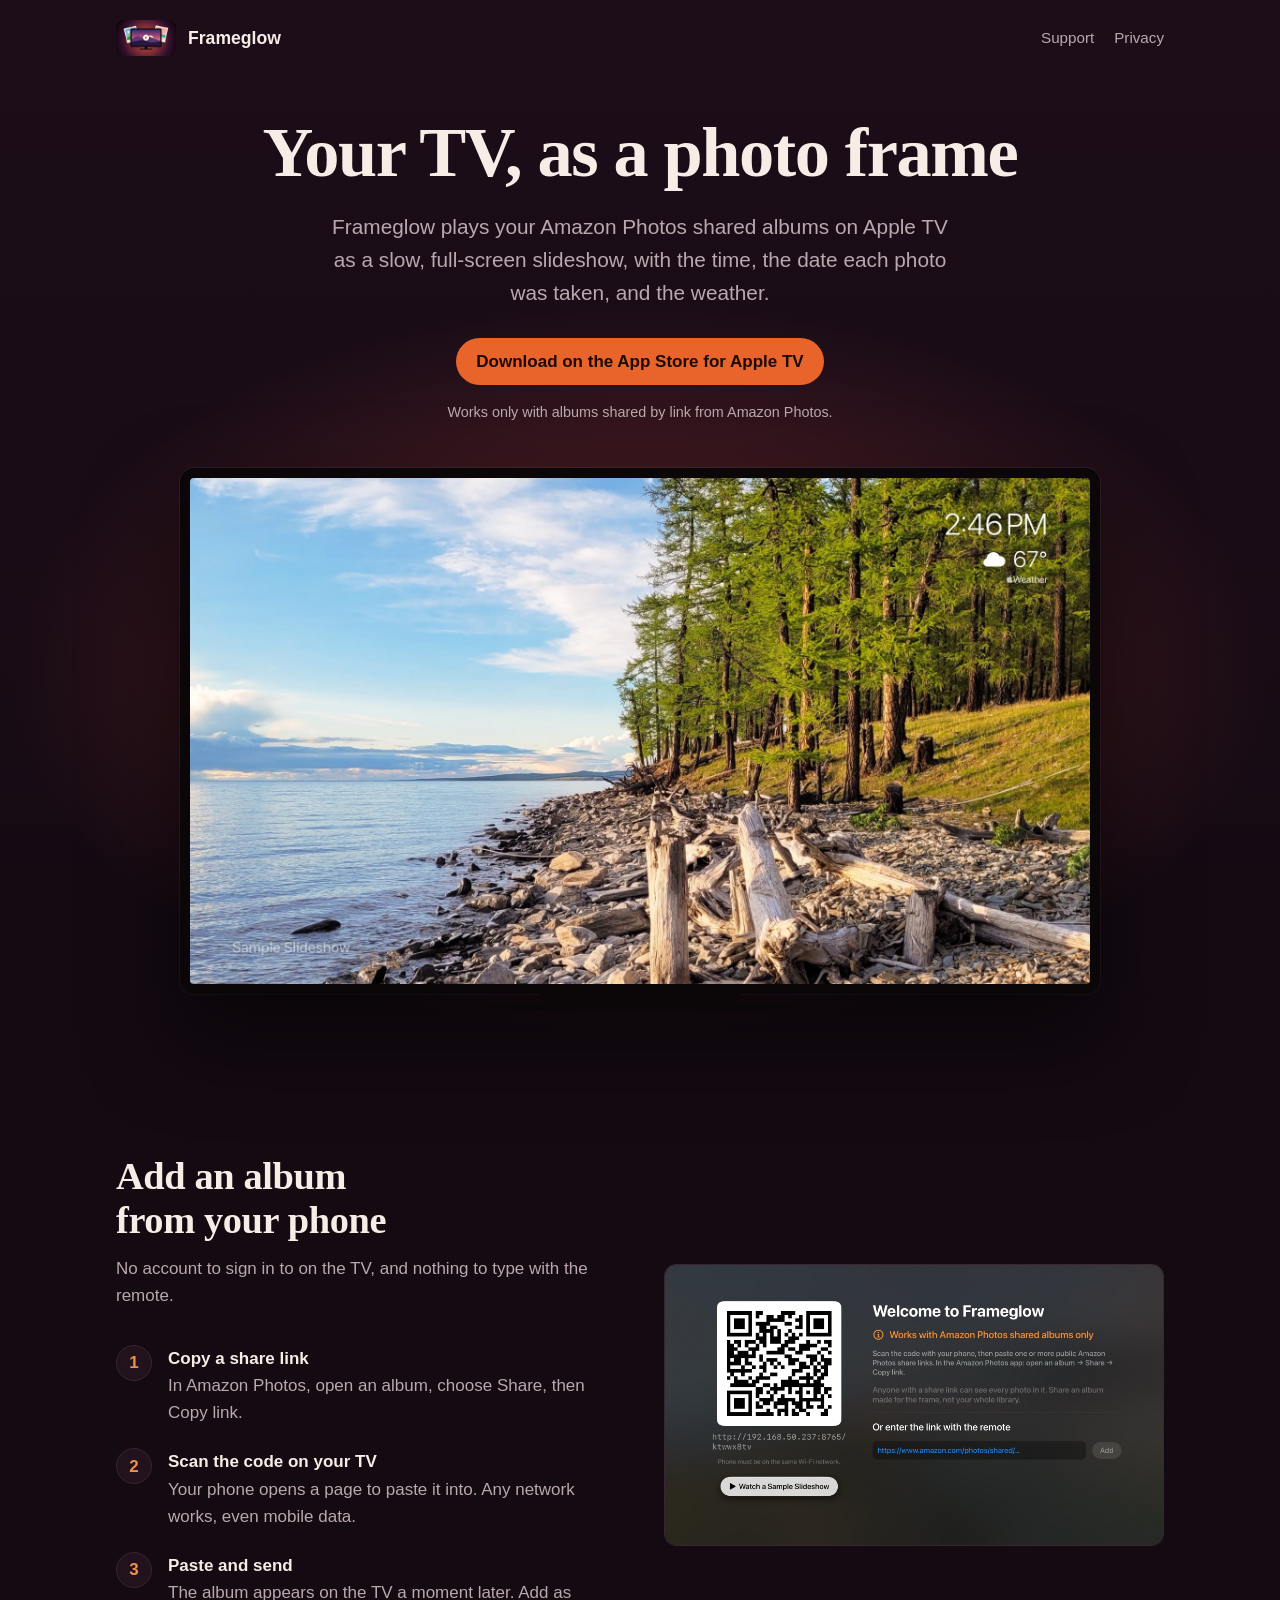
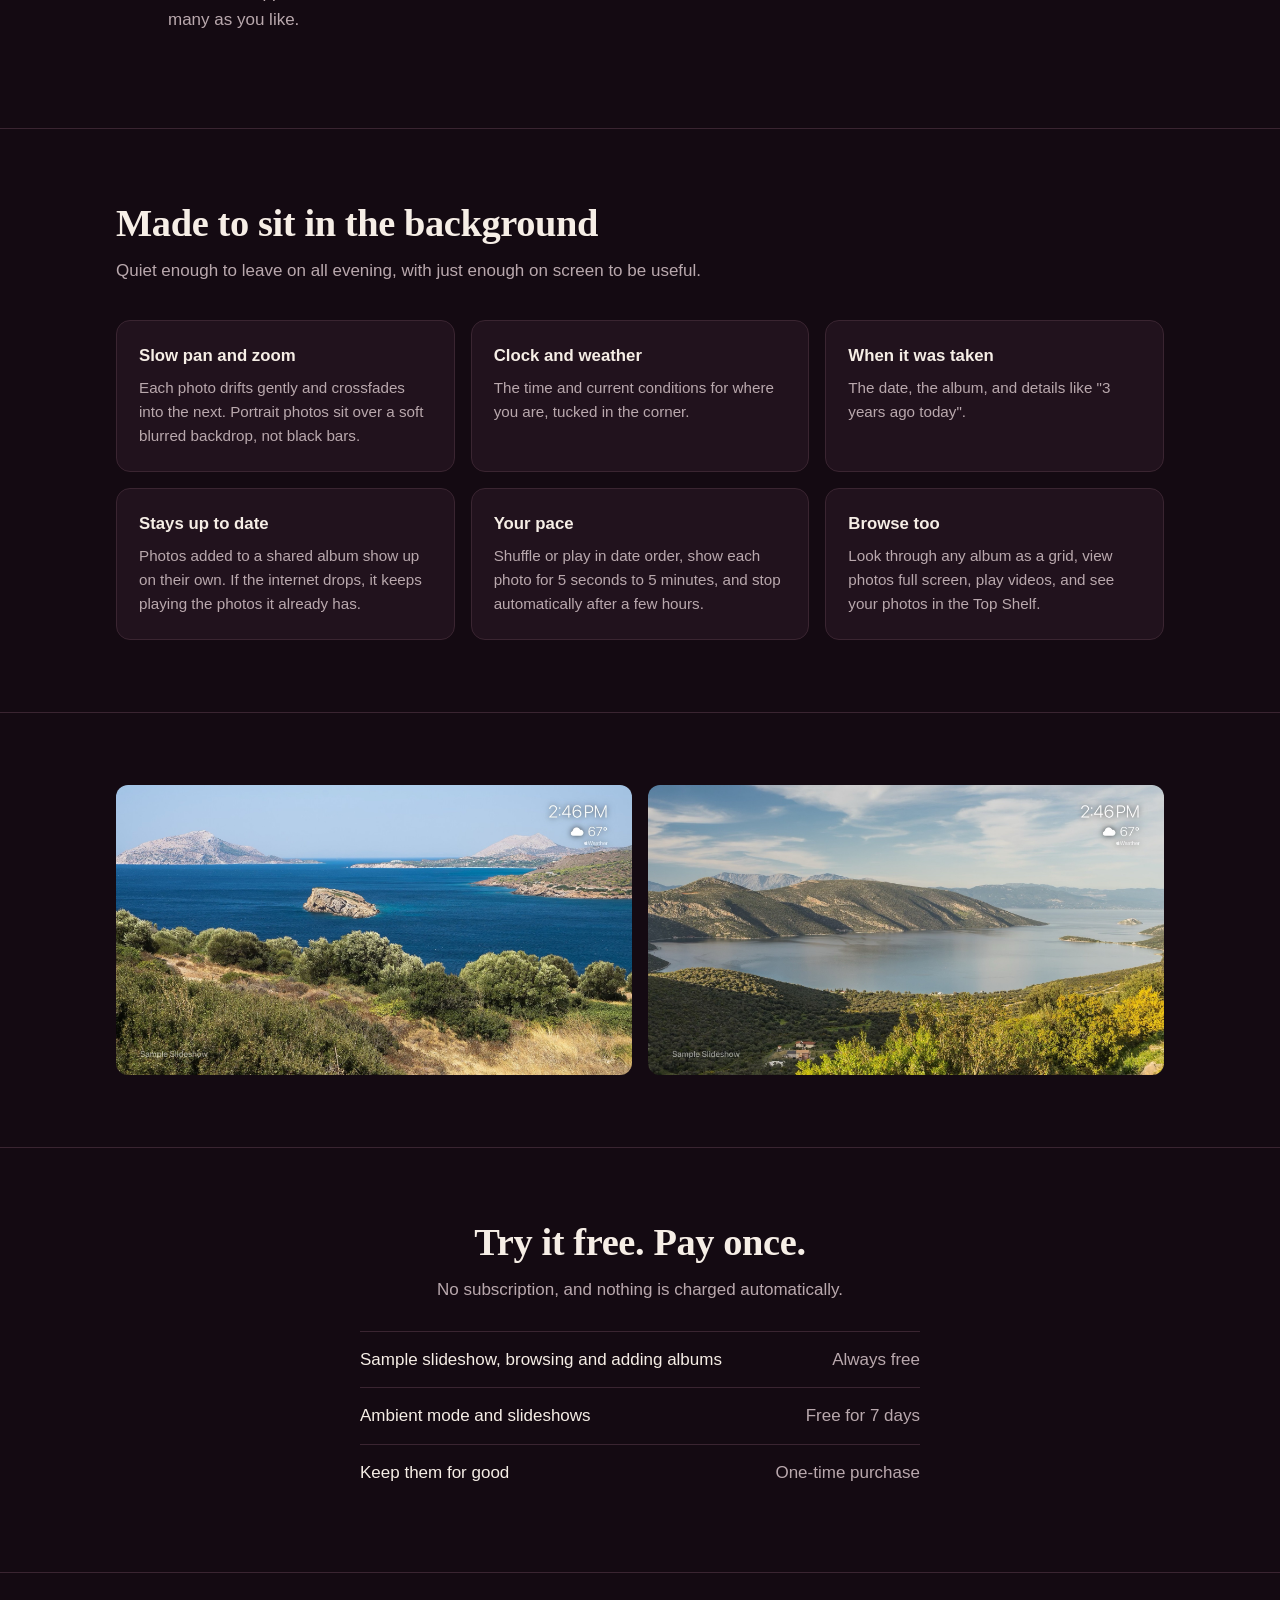
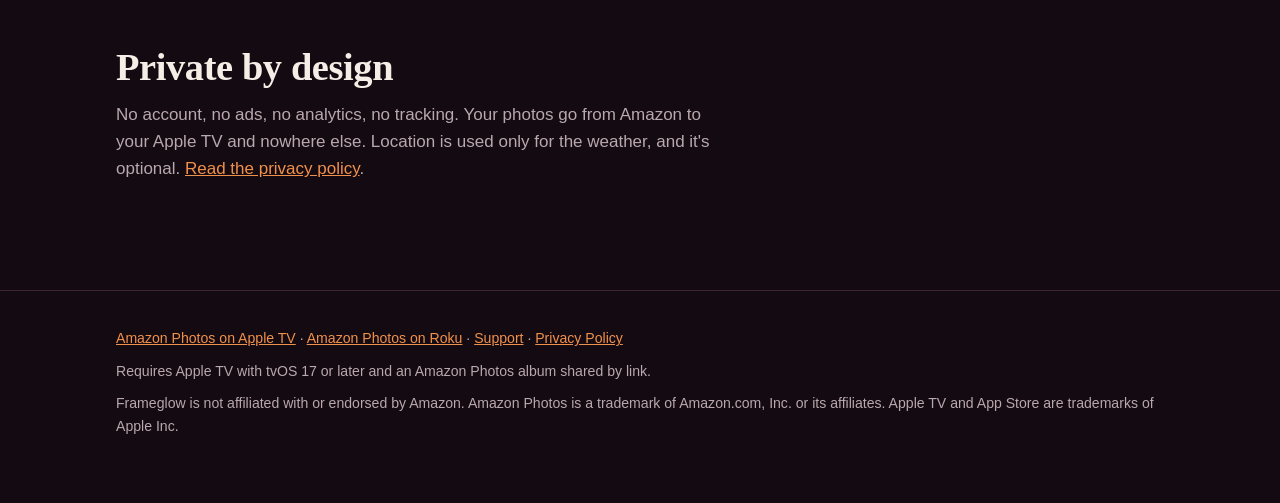
<file: frameglow/index.html>
<!doctype html>
<html lang="en">
<head>
<meta charset="utf-8">
<meta name="viewport" content="width=device-width, initial-scale=1">
<title>Frameglow: a photo frame for Apple TV</title>
<meta name="description" content="Frameglow turns your Apple TV into an ambient photo frame for your Amazon Photos shared albums, with the time, date and weather.">
<meta property="og:title" content="Frameglow: a photo frame for Apple TV">
<meta property="og:description" content="Your Amazon Photos shared albums, playing on the biggest screen in the house.">
<meta property="og:image" content="https://b-smedley.github.io/frameglow/img/lake.jpg">
<meta property="og:type" content="website">
<link rel="icon" href="img/icon.png">
<link rel="stylesheet" href="landing.css">
</head>
<body>

<div class="hero">
  <div class="wrap">
    <header class="top">
      <a class="brand" href="./"><img src="img/icon.png" alt="" width="640" height="384">Frameglow</a>
      <nav>
        <a href="support.html">Support</a>
        <a href="privacy.html">Privacy</a>
      </nav>
    </header>

    <div class="hero-text">
      <h1>Your TV, as a photo frame</h1>
      <p class="lede">Frameglow plays your Amazon Photos shared albums on Apple TV as a slow, full-screen slideshow, with the time, the date each photo was taken, and the weather.</p>
      <a class="pill" href="https://apps.apple.com/app/frameglow/id6834132816">Download on the App Store for Apple TV</a>
      <p class="only">Works only with albums shared by link from Amazon Photos.</p>
    </div>

    <div class="tv">
      <div class="screen"><img src="img/lake.jpg" alt="Frameglow showing a lakeside photo full screen, with a clock and the weather in the corner" width="1920" height="1080"></div>
      <div class="stand"></div>
      <div class="foot"></div>
    </div>
  </div>
</div>

<main>
  <section>
    <div class="wrap split">
      <div>
        <h2>Add an album from your phone</h2>
        <p class="sub">No account to sign in to on the TV, and nothing to type with the remote.</p>
        <ol class="steps">
          <li><strong>Copy a share link</strong><span>In Amazon Photos, open an album, choose Share, then Copy link.</span></li>
          <li><strong>Scan the code on your TV</strong><span>Your phone opens a page to paste it into. Any network works, even mobile data.</span></li>
          <li><strong>Paste and send</strong><span>The album appears on the TV a moment later. Add as many as you like.</span></li>
        </ol>
      </div>
      <img src="img/add-album.jpg" alt="Frameglow's welcome screen with a QR code to scan" width="1920" height="1080" loading="lazy">
    </div>
  </section>

  <section>
    <div class="wrap">
      <h2>Made to sit in the background</h2>
      <p class="sub">Quiet enough to leave on all evening, with just enough on screen to be useful.</p>
      <div class="grid">
        <div class="card"><h3>Slow pan and zoom</h3><p>Each photo drifts gently and crossfades into the next. Portrait photos sit over a soft blurred backdrop, not black bars.</p></div>
        <div class="card"><h3>Clock and weather</h3><p>The time and current conditions for where you are, tucked in the corner.</p></div>
        <div class="card"><h3>When it was taken</h3><p>The date, the album, and details like "3 years ago today".</p></div>
        <div class="card"><h3>Stays up to date</h3><p>Photos added to a shared album show up on their own. If the internet drops, it keeps playing the photos it already has.</p></div>
        <div class="card"><h3>Your pace</h3><p>Shuffle or play in date order, show each photo for 5 seconds to 5 minutes, and stop automatically after a few hours.</p></div>
        <div class="card"><h3>Browse too</h3><p>Look through any album as a grid, view photos full screen, play videos, and see your photos in the Top Shelf.</p></div>
      </div>
    </div>
  </section>

  <section>
    <div class="wrap pair">
      <img src="img/coast.jpg" alt="A coastal photo playing in Frameglow" width="1920" height="1080" loading="lazy">
      <img src="img/bay.jpg" alt="A photo of a bay playing in Frameglow" width="1920" height="1080" loading="lazy">
    </div>
  </section>

  <section class="price">
    <div class="wrap">
      <h2>Try it free. Pay once.</h2>
      <p class="sub">No subscription, and nothing is charged automatically.</p>
      <ul>
        <li><span>Sample slideshow, browsing and adding albums</span><span>Always free</span></li>
        <li><span>Ambient mode and slideshows</span><span>Free for 7 days</span></li>
        <li><span>Keep them for good</span><span>One-time purchase</span></li>
      </ul>
    </div>
  </section>

  <section>
    <div class="wrap">
      <h2>Private by design</h2>
      <p class="sub">No account, no ads, no analytics, no tracking. Your photos go from Amazon to your Apple TV and nowhere else. Location is used only for the weather, and it's optional. <a href="privacy.html">Read the privacy policy</a>.</p>
    </div>
  </section>
</main>

<footer>
  <div class="wrap">
    <p><a href="amazon-photos-apple-tv.html">Amazon Photos on Apple TV</a> · <a href="amazon-photos-roku.html">Amazon Photos on Roku</a> · <a href="support.html">Support</a> · <a href="privacy.html">Privacy Policy</a></p>
    <p>Requires Apple TV with tvOS 17 or later and an Amazon Photos album shared by link.</p>
    <p>Frameglow is not affiliated with or endorsed by Amazon. Amazon Photos is a trademark of Amazon.com, Inc. or its affiliates. Apple TV and App Store are trademarks of Apple Inc.</p>
  </div>
</footer>

</body>
</html>
</file>
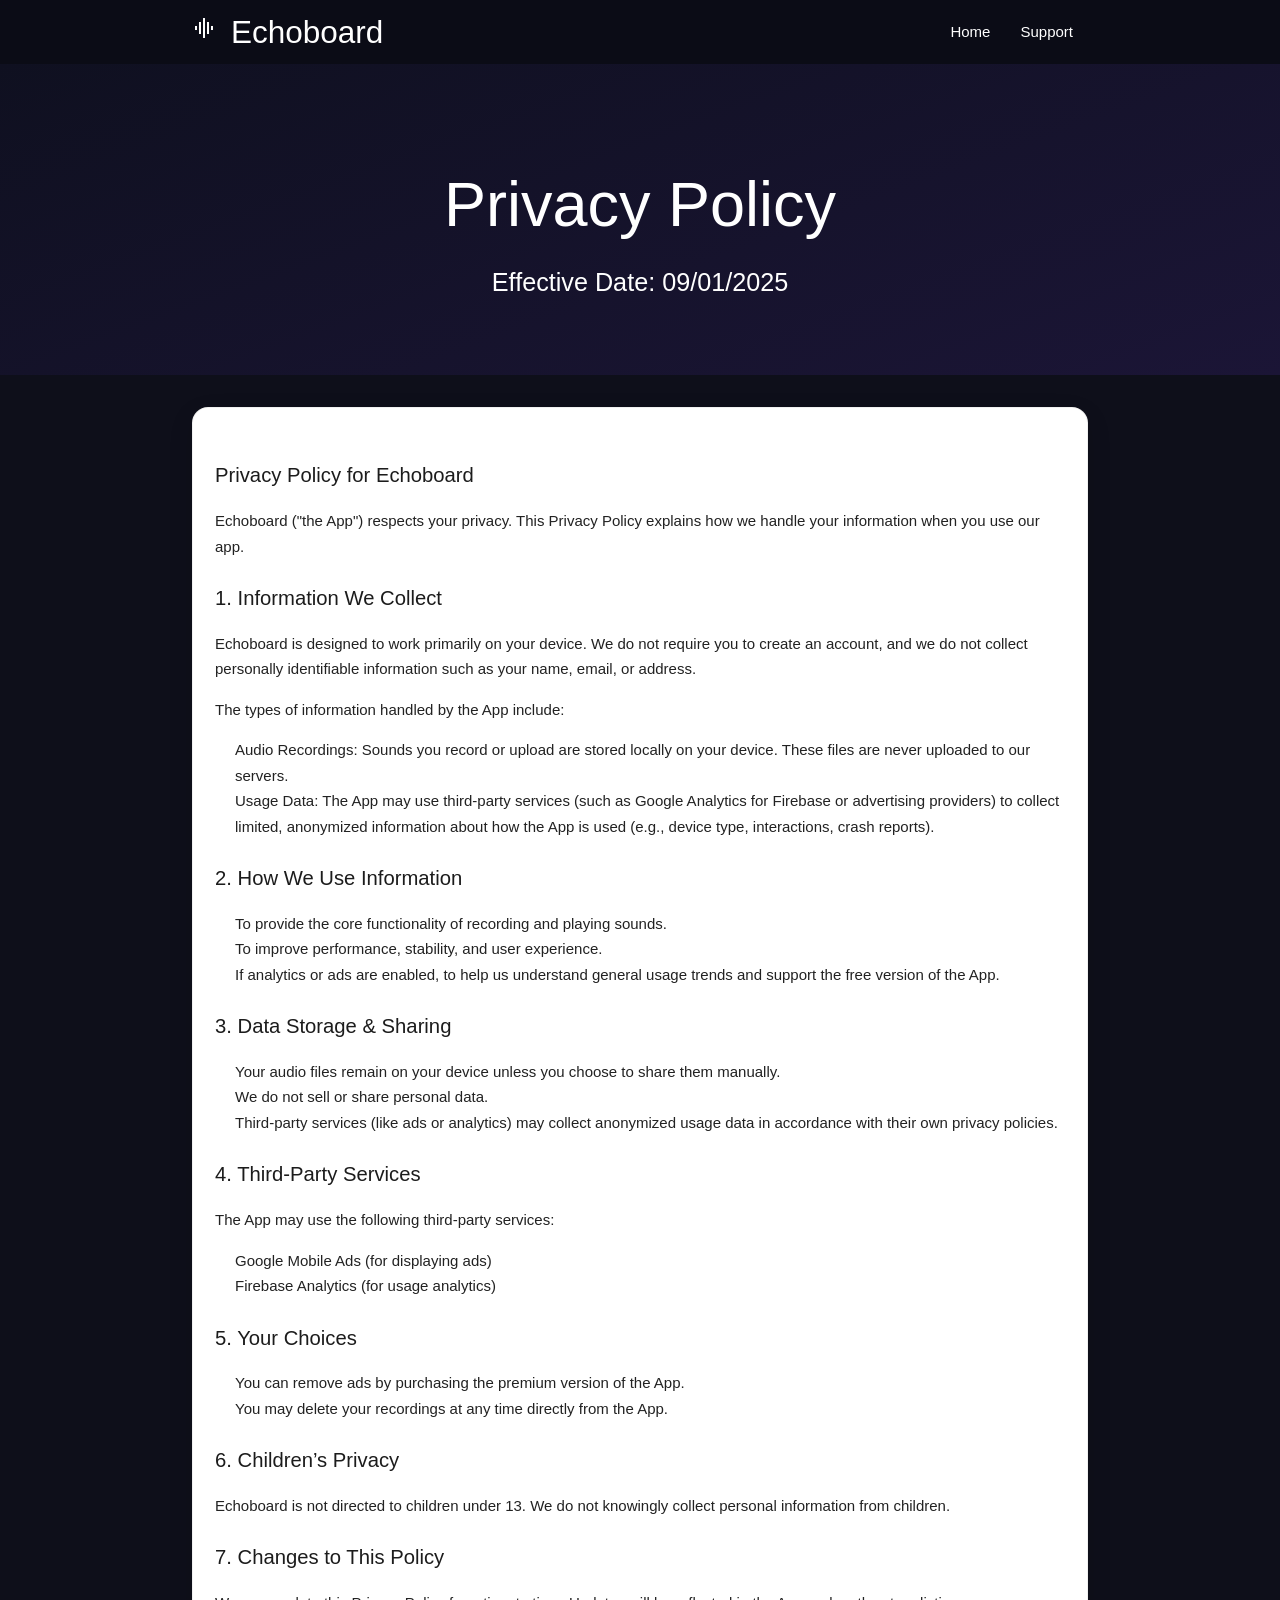
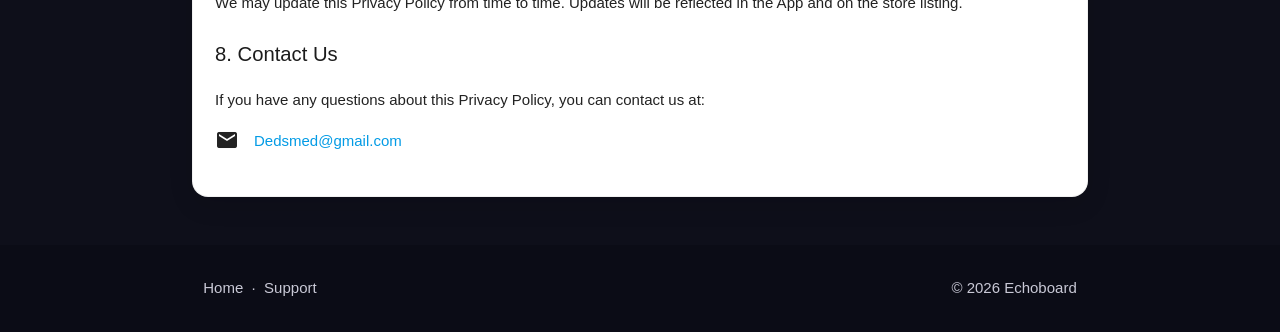
<file: privacy.html>
<!DOCTYPE html>
<html lang="en">
<head>
  <meta charset="UTF-8" />
  <meta name="viewport" content="width=device-width, initial-scale=1, maximum-scale=1" />
  <title>Privacy Policy — Echoboard</title>

  <!-- Materialize + Icons (no SRI to avoid blocking locally) -->
  <link href="https://fonts.googleapis.com/icon?family=Material+Icons" rel="stylesheet" />
  <link rel="stylesheet" href="https://cdn.jsdelivr.net/npm/materialize-css@1.0.0/dist/css/materialize.min.css" />

  <style>
    :root {
      --brand: #6c4cff;
      --brand-dark: #5436e8;
      --bg-grad-1: #0f1020;
      --bg-grad-2: #1b1536;
      --glass: rgba(255,255,255,0.06);
      --text-strong: #ffffff;
      --text-muted: #c9c9d6;
    }

    /* Header matches index.html theme */
    header.hero {
      background: linear-gradient(160deg, var(--bg-grad-1), var(--bg-grad-2));
      color: var(--text-strong);
      padding: 64px 0 48px;
      text-align: center;
    }

    /* Main content card — light background, dark text for readability */
    .policy-wrap {
      padding: 32px 0 48px;
      background: #0e0f1a; /* subtle dark section background to separate footer */
    }
    .policy-card {
      background: #ffffff;
      color: #222;
      border-radius: 16px;
      box-shadow: 0 8px 24px rgba(0,0,0,0.12);
      border: 1px solid rgba(0,0,0,0.06);
      padding: 28px 22px;
    }
    .policy-card h2 {
      font-size: 1.35rem;
      margin-top: 28px;
      color: #1c1c1c;
    }
    .policy-card p, .policy-card li {
      line-height: 1.7;
    }
    .policy-card ul {
      padding-left: 20px;
      list-style: disc;
    }

    footer {
      background: #0b0c16;
      color: var(--text-muted);
      padding: 32px 0;
    }
    .footer-links a { color: var(--text-muted); }
    .footer-links a:hover { color: #fff; }

    /* Mobile spacing polish */
    @media (max-width: 600px) {
      .policy-card { padding: 22px 18px; }
    }
  </style>
</head>
<body>

  <!-- Navbar -->
  <nav class="nav-wrapper" style="background: #0b0c16;">
    <div class="container">
      <a href="/" class="brand-logo">
        <i class="material-icons" style="vertical-align: text-bottom;">graphic_eq</i>
        Echoboard
      </a>
      <a href="#" data-target="mobile-nav" class="sidenav-trigger"><i class="material-icons">menu</i></a>
      <ul class="right hide-on-med-and-down">
        <li><a href="/">Home</a></li>
        <li><a href="/support.html">Support</a></li>
      </ul>
    </div>
  </nav>
  <ul class="sidenav" id="mobile-nav">
    <li><a href="/">Home</a></li>
    <li><a href="/support.html">Support</a></li>
  </ul>

  <!-- Hero (no overlapping; content below has its own padding) -->
  <header class="hero">
    <div class="container">
      <h1>Privacy Policy</h1>
      <p class="flow-text">Effective Date: 09/01/2025</p>
    </div>
  </header>

  <!-- Policy content (light card) -->
  <section class="policy-wrap">
    <div class="container">
      <div class="policy-card">
        <h2>Privacy Policy for Echoboard</h2>

        <p>Echoboard ("the App") respects your privacy. This Privacy Policy explains how we handle your information when you use our app.</p>

        <h2>1. Information We Collect</h2>
        <p>Echoboard is designed to work primarily on your device. We do not require you to create an account, and we do not collect personally identifiable information such as your name, email, or address.</p>

        <p>The types of information handled by the App include:</p>
        <ul>
          <li><strong>Audio Recordings:</strong> Sounds you record or upload are stored locally on your device. These files are never uploaded to our servers.</li>
          <li><strong>Usage Data:</strong> The App may use third-party services (such as Google Analytics for Firebase or advertising providers) to collect limited, anonymized information about how the App is used (e.g., device type, interactions, crash reports).</li>
        </ul>

        <h2>2. How We Use Information</h2>
        <ul>
          <li>To provide the core functionality of recording and playing sounds.</li>
          <li>To improve performance, stability, and user experience.</li>
          <li>If analytics or ads are enabled, to help us understand general usage trends and support the free version of the App.</li>
        </ul>

        <h2>3. Data Storage & Sharing</h2>
        <ul>
          <li>Your audio files remain on your device unless you choose to share them manually.</li>
          <li>We do not sell or share personal data.</li>
          <li>Third-party services (like ads or analytics) may collect anonymized usage data in accordance with their own privacy policies.</li>
        </ul>

        <h2>4. Third-Party Services</h2>
        <p>The App may use the following third-party services:</p>
        <ul>
          <li>Google Mobile Ads (for displaying ads)</li>
          <li>Firebase Analytics (for usage analytics)</li>
        </ul>

        <h2>5. Your Choices</h2>
        <ul>
          <li>You can remove ads by purchasing the premium version of the App.</li>
          <li>You may delete your recordings at any time directly from the App.</li>
        </ul>

        <h2>6. Children’s Privacy</h2>
        <p>Echoboard is not directed to children under 13. We do not knowingly collect personal information from children.</p>

        <h2>7. Changes to This Policy</h2>
        <p>We may update this Privacy Policy from time to time. Updates will be reflected in the App and on the store listing.</p>

        <h2>8. Contact Us</h2>
        <p>If you have any questions about this Privacy Policy, you can contact us at:</p>
        <p><i class="material-icons left" aria-hidden="true">email</i> <a href="mailto:Dedsmed@gmail.com">Dedsmed@gmail.com</a></p>
      </div>
    </div>
  </section>

  <!-- Footer -->
  <footer>
    <div class="container">
      <div class="row" style="margin-bottom:0;">
        <div class="col s12 m6 footer-links">
          <a href="/">Home</a> &nbsp;&middot;&nbsp;
          <a href="/support.html">Support</a>
        </div>
        <div class="col s12 m6 right-align">
          &copy; <span id="year"></span> Echoboard
        </div>
      </div>
    </div>
  </footer>

  <!-- Scripts -->
  <script src="https://cdn.jsdelivr.net/npm/materialize-css@1.0.0/dist/js/materialize.min.js"></script>
  <script>
    document.addEventListener('DOMContentLoaded', function() {
      var elems = document.querySelectorAll('.sidenav');
      M.Sidenav.init(elems);
      document.getElementById('year').textContent = new Date().getFullYear();
    });
  </script>
</body>
</html>
</file>
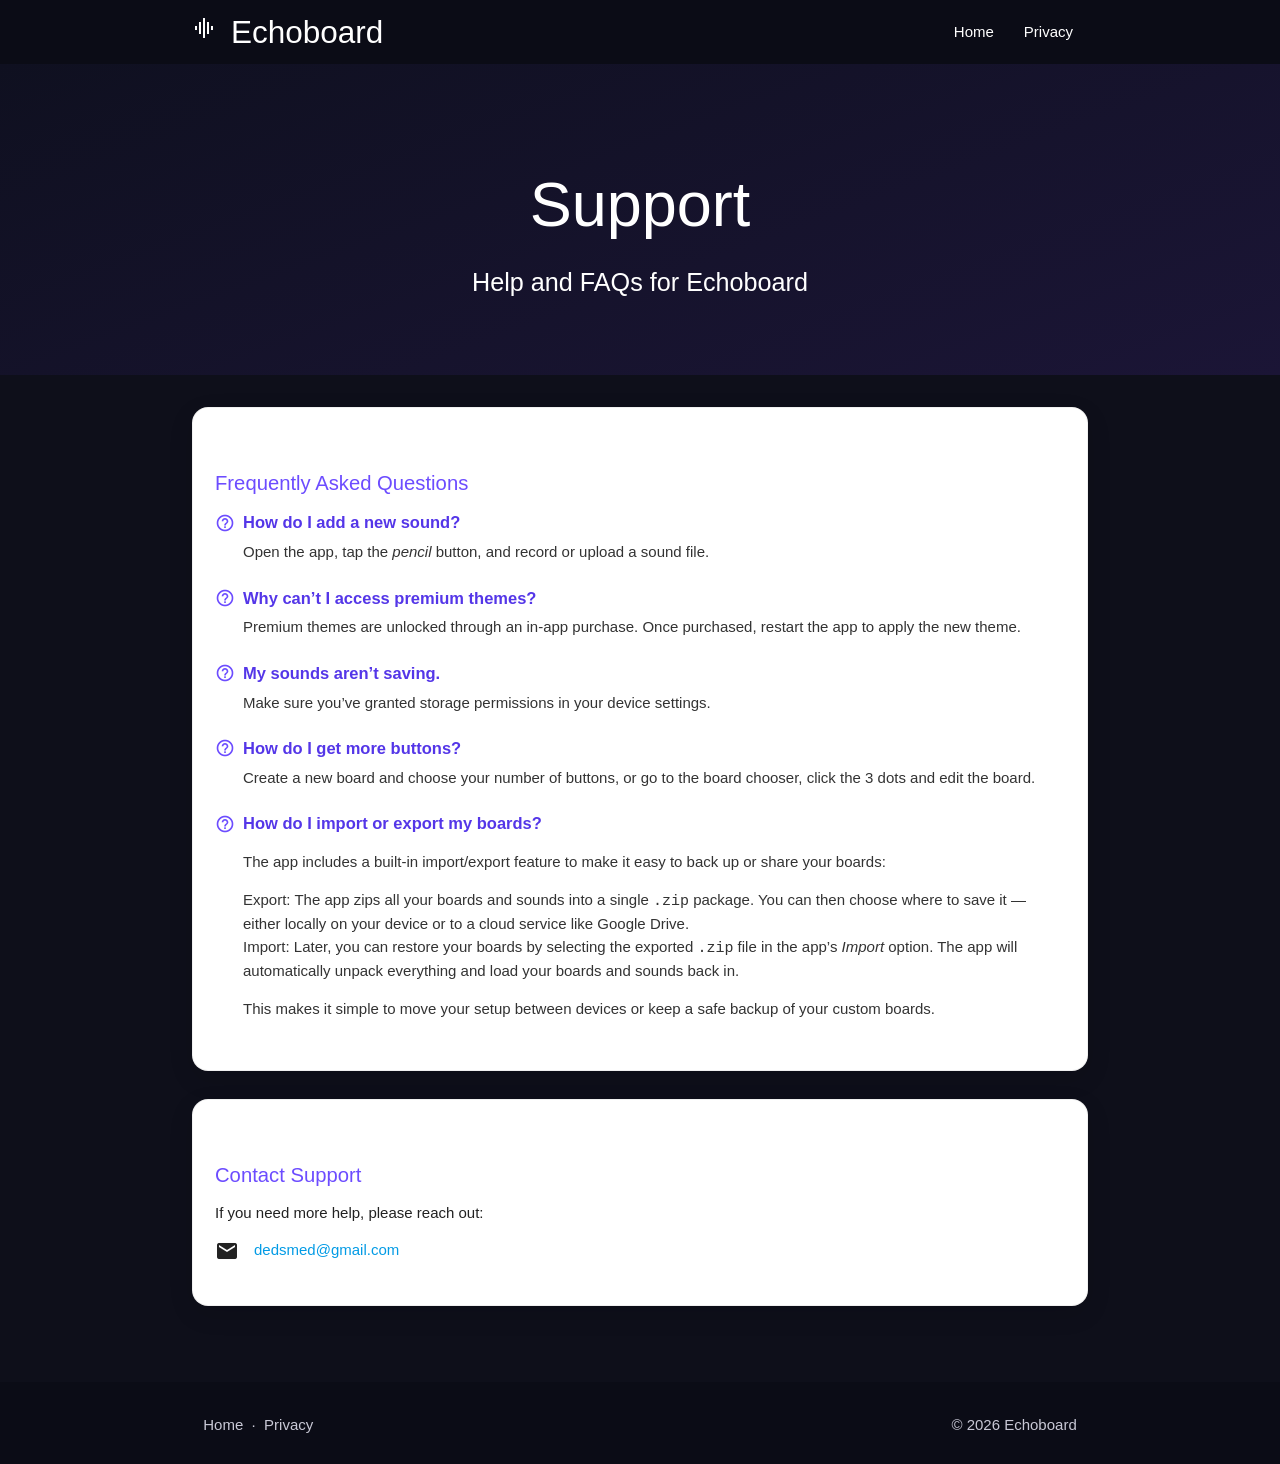
<file: support.html>
<!DOCTYPE html>
<html lang="en">
<head>
  <meta charset="UTF-8" />
  <meta name="viewport" content="width=device-width, initial-scale=1, maximum-scale=1" />
  <title>Echoboard Support</title>

  <!-- Materialize + Icons -->
  <link href="https://fonts.googleapis.com/icon?family=Material+Icons" rel="stylesheet" />
  <link rel="stylesheet" href="https://cdn.jsdelivr.net/npm/materialize-css@1.0.0/dist/css/materialize.min.css" />

  <style>
    :root {
      --brand: #6c4cff;
      --brand-dark: #5436e8;
      --bg-grad-1: #0f1020;
      --bg-grad-2: #1b1536;
      --text-strong: #ffffff;
      --text-muted: #c9c9d6;
    }

    header.hero {
      background: linear-gradient(160deg, var(--bg-grad-1), var(--bg-grad-2));
      color: var(--text-strong);
      padding: 64px 0 48px;
      text-align: center;
    }

    .support-wrap {
      padding: 32px 0 48px;
      background: #0e0f1a;
    }
    .support-card {
      background: #ffffff;
      color: #222;
      border-radius: 16px;
      box-shadow: 0 8px 24px rgba(0,0,0,0.12);
      border: 1px solid rgba(0,0,0,0.06);
      padding: 28px 22px;
      margin-bottom: 28px;
    }
    .support-card h2 {
      font-size: 1.35rem;
      margin-bottom: 16px;
      color: var(--brand);
    }

    /* FAQ styling */
    .faq-item {
      margin-bottom: 22px;
    }
    .faq-question {
      font-weight: 600;
      font-size: 1.1rem;
      color: var(--brand-dark);
      display: flex;
      align-items: center;
      margin-bottom: 6px;
    }
    .faq-question i {
      font-size: 20px;
      margin-right: 8px;
      color: var(--brand);
    }
    .faq-answer {
      margin-left: 28px;
      color: #333;
    }

    footer {
      background: #0b0c16;
      color: var(--text-muted);
      padding: 32px 0;
    }
    .footer-links a { color: var(--text-muted); }
    .footer-links a:hover { color: #fff; }

    @media (max-width: 600px) {
      .support-card { padding: 22px 18px; }
    }
  </style>
</head>
<body>

  <!-- Navbar -->
  <nav class="nav-wrapper" style="background: #0b0c16;">
    <div class="container">
      <a href="/" class="brand-logo">
        <i class="material-icons" style="vertical-align: text-bottom;">graphic_eq</i>
        Echoboard
      </a>
      <a href="#" data-target="mobile-nav" class="sidenav-trigger"><i class="material-icons">menu</i></a>
      <ul class="right hide-on-med-and-down">
        <li><a href="/">Home</a></li>
        <li><a href="/privacy.html">Privacy</a></li>
      </ul>
    </div>
  </nav>
  <ul class="sidenav" id="mobile-nav">
    <li><a href="/">Home</a></li>
    <li><a href="/privacy.html">Privacy</a></li>
  </ul>

  <!-- Hero -->
  <header class="hero">
    <div class="container">
      <h1>Support</h1>
      <p class="flow-text">Help and FAQs for Echoboard</p>
    </div>
  </header>

  <!-- Support Content -->
  <section class="support-wrap">
    <div class="container">
      <div class="support-card">
        <h2>Frequently Asked Questions</h2>

        <div class="faq-item">
          <div class="faq-question"><i class="material-icons">help_outline</i> How do I add a new sound?</div>
          <div class="faq-answer">Open the app, tap the <em>pencil</em> button, and record or upload a sound file.</div>
        </div>

        <div class="faq-item">
          <div class="faq-question"><i class="material-icons">help_outline</i> Why can’t I access premium themes?</div>
          <div class="faq-answer">Premium themes are unlocked through an in-app purchase. Once purchased, restart the app to apply the new theme.</div>
        </div>

        <div class="faq-item">
          <div class="faq-question"><i class="material-icons">help_outline</i> My sounds aren’t saving.</div>
          <div class="faq-answer">Make sure you’ve granted storage permissions in your device settings.</div>
        </div>

        <div class="faq-item">
          <div class="faq-question"><i class="material-icons">help_outline</i> How do I get more buttons?</div>
          <div class="faq-answer">Create a new board and choose your number of buttons, or go to the board chooser, click the 3 dots and edit the board.</div>
        </div>

        <div class="faq-item">
          <div class="faq-question"><i class="material-icons">help_outline</i> How do I import or export my boards?</div>
          <div class="faq-answer">
            <p>The app includes a built-in import/export feature to make it easy to back up or share your boards:</p>
            <ul>
              <li><strong>Export:</strong> The app zips all your boards and sounds into a single <code>.zip</code> package. You can then choose where to save it — either locally on your device or to a cloud service like Google Drive.</li>
              <li><strong>Import:</strong> Later, you can restore your boards by selecting the exported <code>.zip</code> file in the app’s <em>Import</em> option. The app will automatically unpack everything and load your boards and sounds back in.</li>
            </ul>
            <p>This makes it simple to move your setup between devices or keep a safe backup of your custom boards.</p>
          </div>
        </div>
      </div>

      <div class="support-card">
        <h2>Contact Support</h2>
        <p>If you need more help, please reach out:</p>
        <p><i class="material-icons left" aria-hidden="true">email</i> <a href="mailto:dedsmed@gmail.com">dedsmed@gmail.com</a></p>
      </div>
    </div>
  </section>

  <!-- Footer -->
  <footer>
    <div class="container">
      <div class="row" style="margin-bottom:0;">
        <div class="col s12 m6 footer-links">
          <a href="/">Home</a> &nbsp;&middot;&nbsp;
          <a href="/privacy.html">Privacy</a>
        </div>
        <div class="col s12 m6 right-align">
          &copy; <span id="year"></span> Echoboard
        </div>
      </div>
    </div>
  </footer>

  <!-- Scripts -->
  <script src="https://cdn.jsdelivr.net/npm/materialize-css@1.0.0/dist/js/materialize.min.js"></script>
  <script>
    document.addEventListener('DOMContentLoaded', function() {
      var elems = document.querySelectorAll('.sidenav');
      M.Sidenav.init(elems);
      document.getElementById('year').textContent = new Date().getFullYear();
    });
  </script>
</body>
</html>
</file>
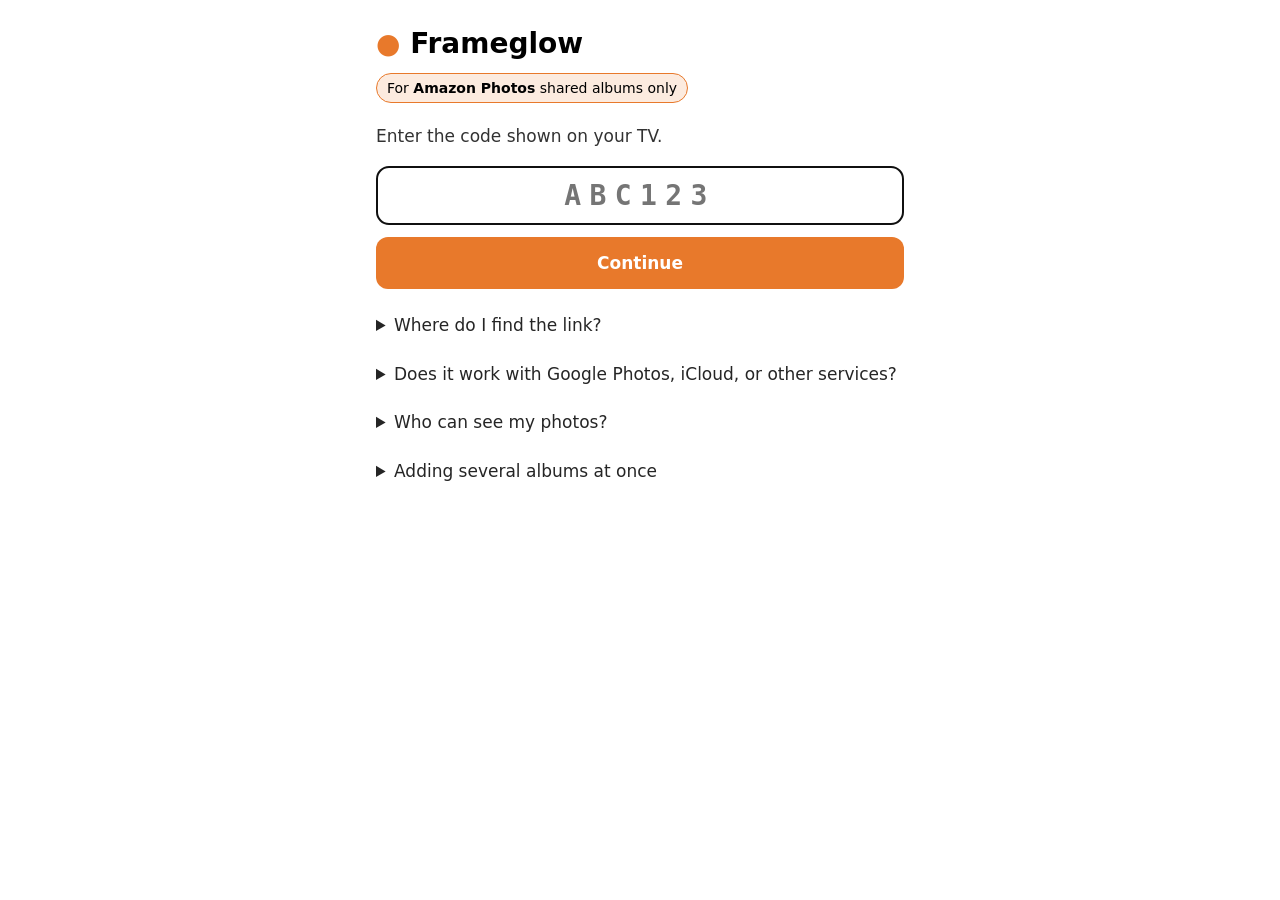
<file: frameglow/add.html>
<!doctype html>
<html lang="en">
<head>
<meta charset="utf-8">
<meta name="viewport" content="width=device-width, initial-scale=1">
<meta name="robots" content="noindex">
<title>Add an Album to Frameglow</title>
<style>
  :root { color-scheme: light dark; --accent: #e8792b; }
  * { box-sizing: border-box; }
  body { font: 17px/1.45 -apple-system, system-ui, sans-serif; margin: 0 auto; padding: 24px 16px;
         max-width: 560px; }
  h1 { font-size: 28px; margin: 0 0 8px; }
  h1 span { color: var(--accent); }
  .only { display: inline-block; margin: 0 0 4px; padding: 4px 10px; font-size: 14px;
          border-radius: 999px; background: #e8792b26; border: 1px solid var(--accent); }
  .lead { opacity: .8; }
  textarea, input { width: 100%; font: inherit; padding: 12px; border-radius: 12px;
                    border: 1px solid #8886; background: transparent; color: inherit; }
  textarea { resize: vertical; }
  input.code { font: 600 28px ui-monospace, SFMono-Regular, Menlo, monospace; letter-spacing: .3em;
               text-align: center; text-transform: uppercase; }
  button { width: 100%; margin-top: 12px; padding: 14px; font: inherit; font-weight: 600;
           border: 0; border-radius: 12px; background: var(--accent); color: white; }
  button:disabled { opacity: .5; }
  a.secondary { display: block; text-align: center; padding: 12px; margin: 16px 0 6px; font-weight: 600;
                border-radius: 12px; border: 1px solid var(--accent); color: var(--accent); text-decoration: none; }
  .note { font-size: 15px; opacity: .7; margin: 0 0 16px; text-align: center; }
  .tv { font-size: 15px; opacity: .7; text-align: center; margin: 8px 0 0; }
  .tv b { font-family: ui-monospace, SFMono-Regular, Menlo, monospace; letter-spacing: .1em; }
  .banner { padding: 12px 14px; border-radius: 12px; margin: 16px 0; overflow-wrap: anywhere; }
  .ok { background: #2e7d3226; border: 1px solid #2e7d32; }
  .err { background: #c6282826; border: 1px solid #c62828; }
  .mixed, .busy { background: #e8792b26; border: 1px solid var(--accent); }
  .banner ul { list-style: none; padding: 0; margin: 8px 0 0; }
  .banner li { padding: 2px 0; }
  .banner li.err { color: #c62828; background: none; border: 0; }
  .banner li.ok { background: none; border: 0; }
  details { margin-top: 24px; opacity: .85; }
  code { word-break: break-all; }
  [hidden] { display: none !important; }
</style>
</head>
<body>
<h1><span>●</span> Frameglow</h1>
<p class="only">For <b>Amazon Photos</b> shared albums only</p>

<div id="banner" class="banner" hidden></div>

<!-- No code yet (typed the address instead of scanning), or the code expired. -->
<form id="code-form" hidden>
  <p class="lead">Enter the code shown on your TV.</p>
  <input id="code" class="code" maxlength="7" autocomplete="off" autocapitalize="characters"
         spellcheck="false" inputmode="text" placeholder="ABC123" required>
  <button type="submit">Continue</button>
</form>

<div id="send" hidden>
  <p class="lead" id="send-lead">Paste one or more public Amazon Photos share links. They'll show up on your TV.</p>
  <div id="intro">
    <a class="secondary" href="https://www.amazon.com/photos" target="_blank" rel="noopener noreferrer">Open Amazon Photos ↗</a>
    <p class="note">Open an album, tap <b>Share</b> → <b>Copy link</b>, then come back here and paste it.</p>
    <p class="note">Anyone with a share link can see and download every photo in it,
    so share an album made for the frame, not your whole library.</p>
  </div>
  <form id="link-form">
    <textarea id="link" rows="4" placeholder="https://www.amazon.com/photos/shared/…&#10;One link per line" required></textarea>
    <button type="submit" id="send-button">Send to TV</button>
  </form>
  <p class="tv">Sending to the TV showing <b id="tv-code"></b></p>
</div>

<details>
  <summary>Where do I find the link?</summary>
  <p>In the Amazon Photos app or <a href="https://www.amazon.com/photos" target="_blank" rel="noopener noreferrer">website</a>,
  open an album, tap <b>Share</b>, then <b>Copy link</b>.
  It looks like <code>https://www.amazon.com/photos/shared/…</code></p>
  <p>Copying the address from your browser's address bar won't work: that page needs your
  Amazon sign-in. Use the share link.</p>
  <p>Pasting the whole message the app gives you works too. Frameglow picks out the links.</p>
</details>
<details>
  <summary>Does it work with Google Photos, iCloud, or other services?</summary>
  <p>Not yet. Frameglow only works with <b>Amazon Photos shared albums</b>.
  Links from Google Photos, iCloud, Dropbox, Facebook, or anywhere else won't work.</p>
  <p>The album must be shared with a link. Private albums and links that need your
  Amazon sign-in can't be shown on the TV.</p>
</details>
<details>
  <summary>Who can see my photos?</summary>
  <p>Anyone who has a share link can open it, without signing in, and download the
  full-size originals. Originals can include where each photo was taken.</p>
  <p>Make an album just for your TV with the photos you want on it, and share that,
  rather than sharing your whole library. Only send the link to people you trust.</p>
  <p>To stop a link working, turn off sharing for it in Amazon Photos.</p>
  <p>The link you send passes through Frameglow's server only until your TV picks it up,
  and is deleted then. See the <a href="privacy.html">privacy policy</a>.</p>
</details>
<details>
  <summary>Adding several albums at once</summary>
  <p>Paste as many links as you like, one per line, and send them together.
  Notes is a handy place to collect links before sending them.</p>
  <p>You don't have to make an album first: select photos in Amazon Photos, tap <b>Share</b>,
  then <b>Copy link</b>, and paste that here.</p>
</details>

<script>
"use strict";
// Must match PairingRelay.defaultBaseURL in the app.
const API = "https://frameglow-pairing.blakelsmedley.workers.dev";
const ALPHABET = /^[A-HJKMNP-Z2-9]{6}$/;

const $ = (id) => document.getElementById(id);
let code = null;

function normalize(raw) {
  return (raw || "").toUpperCase().replace(/[\s-]/g, "");
}

function showBanner(kind, title, items) {
  const banner = $("banner");
  banner.className = "banner " + kind;
  banner.replaceChildren();
  const b = document.createElement("b");
  b.textContent = title;
  banner.append(b);
  if (items && items.length === 1 && typeof items[0] === "string") {
    banner.append(document.createElement("br"), items[0]);
  } else if (items && items.length) {
    const ul = document.createElement("ul");
    for (const item of items) {
      const li = document.createElement("li");
      li.className = item.success ? "ok" : "err";
      li.textContent = (item.success ? "✓ " : "✕ ") + item.message;
      ul.append(li);
    }
    banner.append(ul);
  }
  banner.hidden = false;
}

async function api(method, path, body) {
  const response = await fetch(API + path, {
    method,
    headers: body ? { "content-type": "application/json" } : {},
    body: body ? JSON.stringify(body) : undefined,
  });
  let json = {};
  try { json = await response.json(); } catch {}
  return { status: response.status, body: json };
}

function askForCode(message) {
  code = null;
  history.replaceState(null, "", location.pathname);
  $("send").hidden = true;
  $("code-form").hidden = false;
  if (message) showBanner("err", message); else $("banner").hidden = true;
  $("code").focus();
}

async function useCode(candidate) {
  if (!ALPHABET.test(candidate)) return askForCode("That code isn't valid. Check the code on your TV.");
  try {
    const { status } = await api("GET", "/v1/sessions/" + candidate);
    if (status !== 200) return askForCode("That code has expired. Check the code on your TV.");
  } catch {
    return askForCode("Couldn't reach Frameglow. Check your internet connection and try again.");
  }
  code = candidate;
  history.replaceState(null, "", "#" + code);
  $("tv-code").textContent = code;
  $("code-form").hidden = true;
  $("banner").hidden = true;
  $("send").hidden = false;
}

const sleep = (ms) => new Promise((r) => setTimeout(r, ms));

async function send(text) {
  const button = $("send-button");
  button.disabled = true;
  showBanner("busy", "Sending to your TV…");
  try {
    const sent = await api("POST", `/v1/sessions/${code}/text`, { text });
    if (sent.status === 404) return askForCode("That code has expired. Check the code on your TV.");
    if (sent.status !== 200) return showBanner("err", "Couldn't send", [sent.body.error || "Try again."]);

    // Wait for the TV to pick it up and add the albums.
    const deadline = Date.now() + 120000;
    let lastStatus = "waiting";
    while (Date.now() < deadline) {
      await sleep(1000);
      const { status, body } = await api("GET", `/v1/sessions/${code}/result?submission=${sent.body.submission}`);
      if (status === 404) return askForCode("The TV closed the Add Album screen. Open it again to get a new code.");
      if (body.status === "done") return showResult(body.outcomes || []);
      if (body.status !== lastStatus && body.status === "received") showBanner("busy", "Adding to your TV…");
      lastStatus = body.status;
    }
    showBanner("err", lastStatus === "waiting"
      ? "Your TV didn't respond"
      : "Still working",
      [lastStatus === "waiting"
        ? "Make sure Frameglow is open on the Add Album screen, then try again."
        : "Your TV is still adding the albums. Check the TV."]);
  } catch {
    showBanner("err", "Couldn't reach Frameglow", ["Check your internet connection and try again."]);
  } finally {
    button.disabled = false;
  }
}

function showResult(outcomes) {
  const added = outcomes.filter((o) => o.success).length;
  let title;
  if (outcomes.length === 1) title = added === 1 ? "Added" : "Couldn't add that link";
  else title = added === outcomes.length ? `Added ${added} albums` : `Added ${added} of ${outcomes.length}`;
  const kind = added === outcomes.length ? "ok" : (added === 0 ? "err" : "mixed");
  showBanner(kind, title, outcomes.length === 1 ? [outcomes[0].message] : outcomes);
  if (added > 0) $("link").value = "";
  $("send-lead").textContent = "Add more?";
  $("intro").hidden = true;
}

$("code-form").addEventListener("submit", (e) => {
  e.preventDefault();
  useCode(normalize($("code").value));
});
$("link-form").addEventListener("submit", (e) => {
  e.preventDefault();
  const text = $("link").value.trim();
  if (text) send(text);
});

const initial = normalize(location.hash.slice(1) || new URLSearchParams(location.search).get("c"));
if (initial) useCode(initial); else askForCode();
</script>
</body>
</html>
</file>
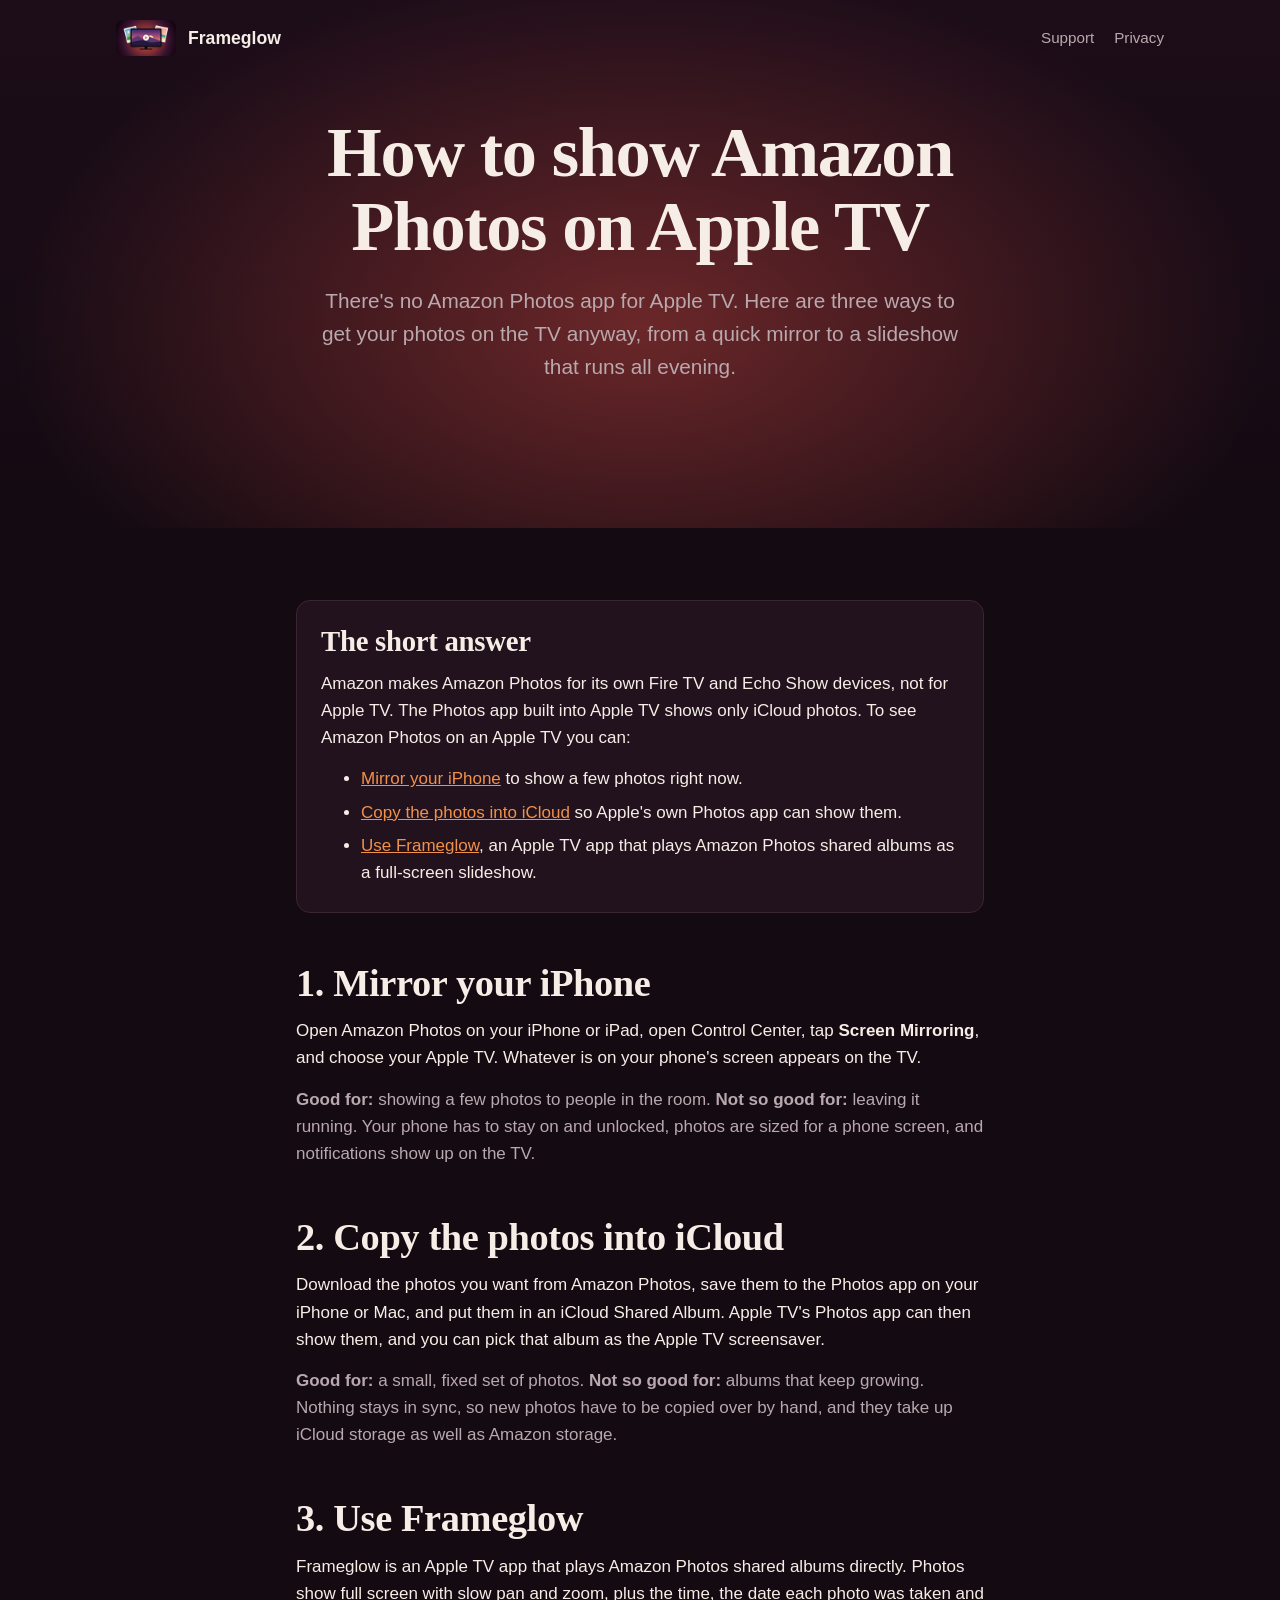
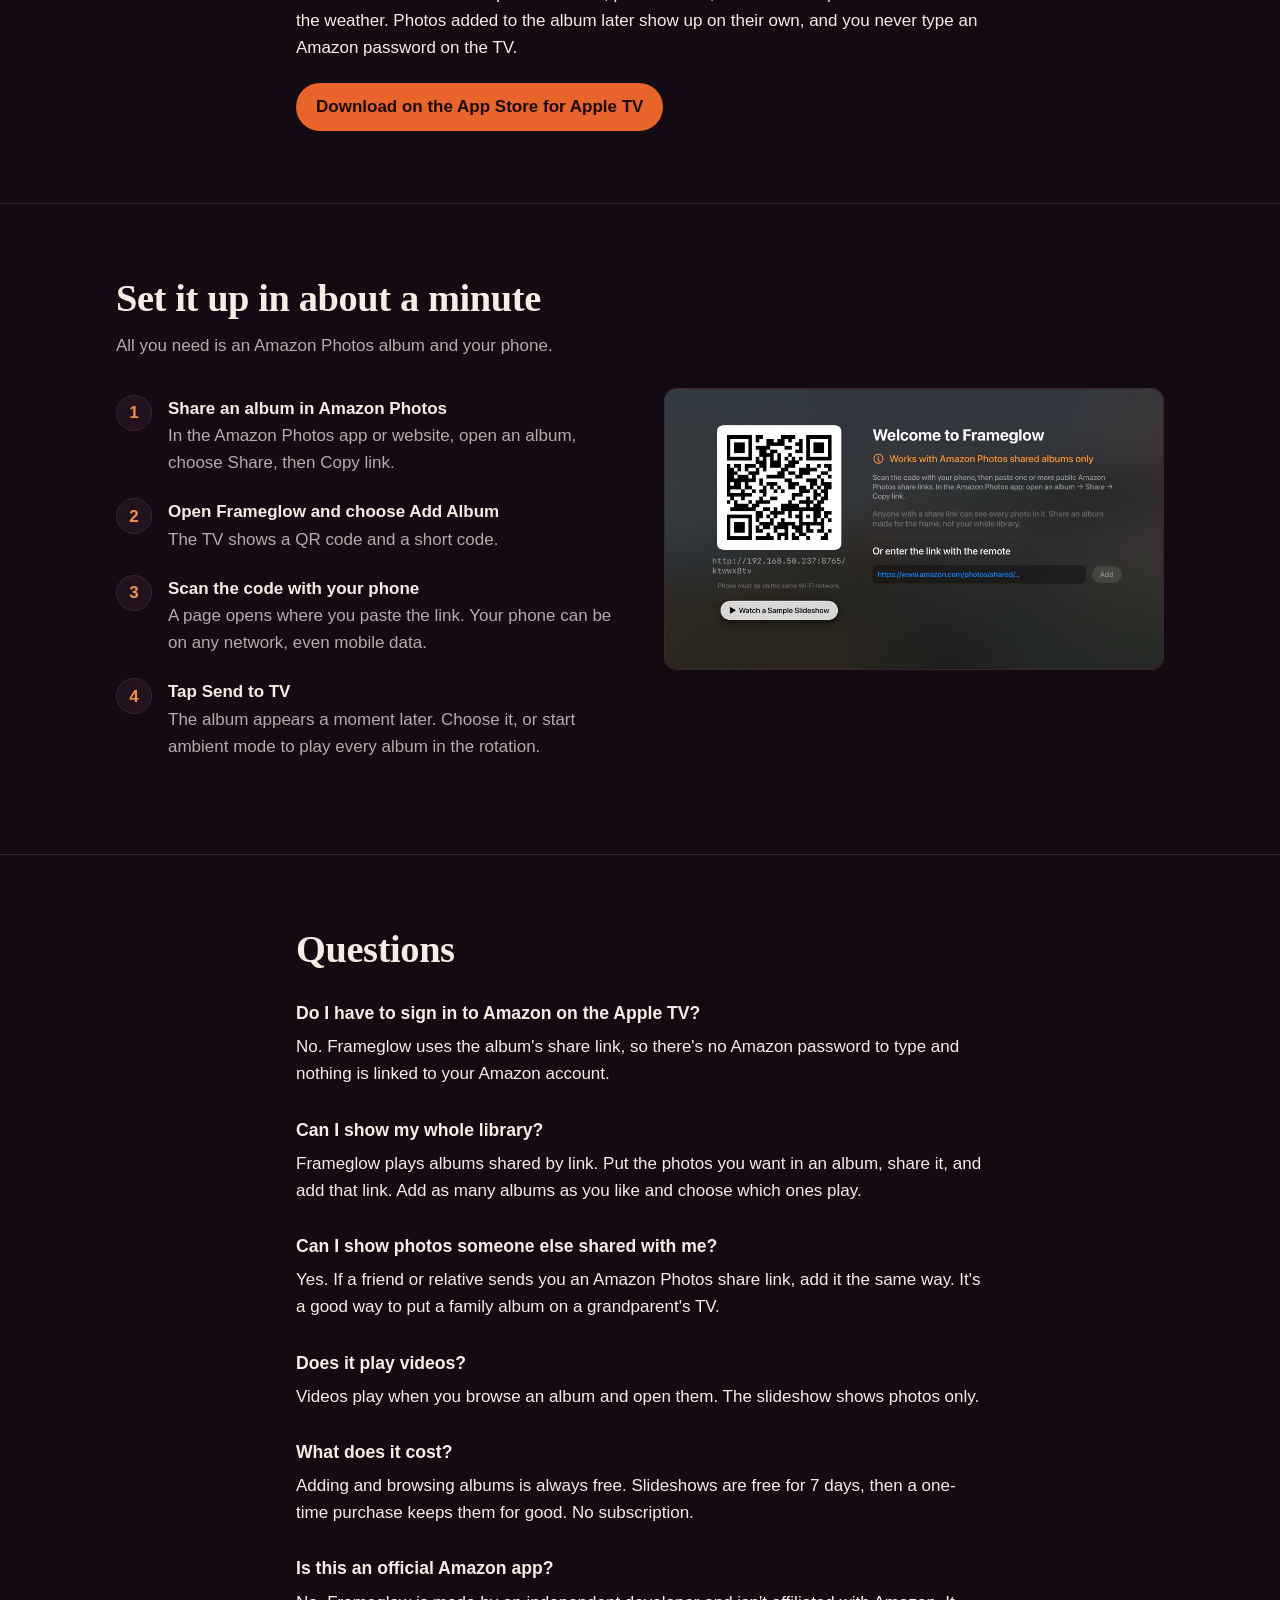
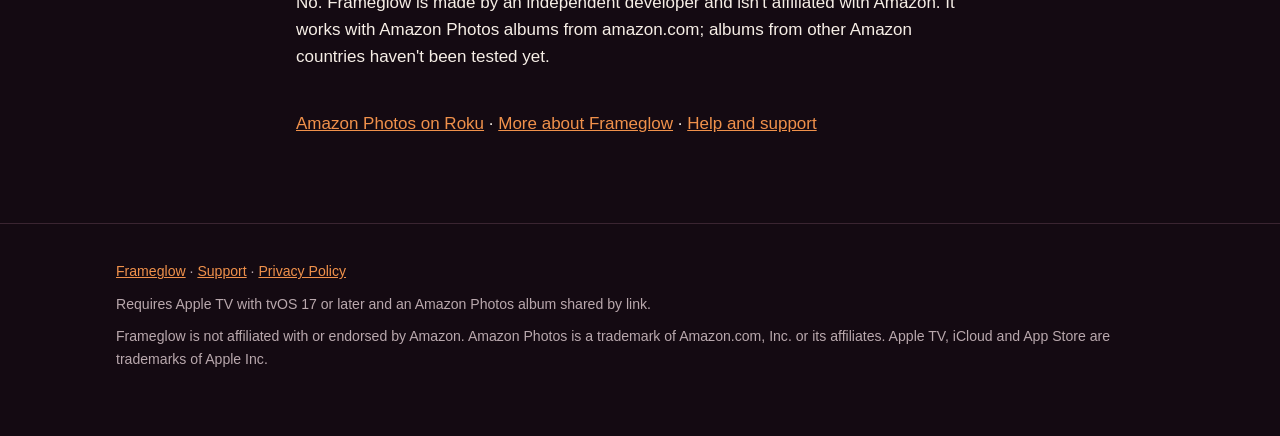
<file: frameglow/amazon-photos-apple-tv.html>
<!doctype html>
<html lang="en">
<head>
<meta charset="utf-8">
<meta name="viewport" content="width=device-width, initial-scale=1">
<title>How to show Amazon Photos on Apple TV · Frameglow</title>
<meta name="description" content="There's no Amazon Photos app for Apple TV. Here are three ways to get your Amazon Photos on the TV anyway, including a photo frame app that plays your shared albums as a slideshow.">
<link rel="canonical" href="https://b-smedley.github.io/frameglow/amazon-photos-apple-tv.html">
<meta property="og:title" content="How to show Amazon Photos on Apple TV">
<meta property="og:description" content="There's no Amazon Photos app for Apple TV. Here's how to get your photos on the TV anyway.">
<meta property="og:image" content="https://b-smedley.github.io/frameglow/img/lake.jpg">
<meta property="og:type" content="article">
<link rel="icon" href="img/icon.png">
<link rel="stylesheet" href="landing.css">
<script type="application/ld+json">
{
  "@context": "https://schema.org",
  "@type": "FAQPage",
  "mainEntity": [
    {
      "@type": "Question",
      "name": "Is there an Amazon Photos app for Apple TV?",
      "acceptedAnswer": { "@type": "Answer", "text": "No. Amazon makes Amazon Photos for Fire TV and Echo Show, not for Apple TV, and the Photos app on Apple TV shows only iCloud photos. You can mirror your iPhone, copy photos into iCloud, or use Frameglow, an Apple TV app that plays Amazon Photos shared albums." }
    },
    {
      "@type": "Question",
      "name": "Do I have to sign in to Amazon on the Apple TV?",
      "acceptedAnswer": { "@type": "Answer", "text": "Not with Frameglow. It uses an album's share link, so there is no Amazon password to type and nothing is linked to your Amazon account." }
    },
    {
      "@type": "Question",
      "name": "Can I show my whole Amazon Photos library on Apple TV?",
      "acceptedAnswer": { "@type": "Answer", "text": "Frameglow plays albums shared by link. Put the photos you want in an album, share it, and add that link. You can add as many albums as you like." }
    }
  ]
}
</script>
</head>
<body>

<div class="hero">
  <div class="wrap">
    <header class="top">
      <a class="brand" href="./"><img src="img/icon.png" alt="" width="640" height="384">Frameglow</a>
      <nav>
        <a href="support.html">Support</a>
        <a href="privacy.html">Privacy</a>
      </nav>
    </header>

    <div class="hero-text">
      <h1>How to show Amazon Photos on Apple&nbsp;TV</h1>
      <p class="lede">There's no Amazon Photos app for Apple TV. Here are three ways to get your photos on the TV anyway, from a quick mirror to a slideshow that runs all evening.</p>
    </div>
  </div>
</div>

<main>
  <section>
    <div class="wrap article">
      <div class="answer">
        <h2>The short answer</h2>
        <p>Amazon makes Amazon Photos for its own Fire TV and Echo Show devices, not for Apple TV. The Photos app built into Apple TV shows only iCloud photos. To see Amazon Photos on an Apple TV you can:</p>
        <ul>
          <li><a href="#mirror">Mirror your iPhone</a> to show a few photos right now.</li>
          <li><a href="#icloud">Copy the photos into iCloud</a> so Apple's own Photos app can show them.</li>
          <li><a href="#frameglow">Use Frameglow</a>, an Apple TV app that plays Amazon Photos shared albums as a full-screen slideshow.</li>
        </ul>
      </div>

      <h2 id="mirror">1. Mirror your iPhone</h2>
      <p>Open Amazon Photos on your iPhone or iPad, open Control Center, tap <strong>Screen Mirroring</strong>, and choose your Apple TV. Whatever is on your phone's screen appears on the TV.</p>
      <p class="note"><strong>Good for:</strong> showing a few photos to people in the room. <strong>Not so good for:</strong> leaving it running. Your phone has to stay on and unlocked, photos are sized for a phone screen, and notifications show up on the TV.</p>

      <h2 id="icloud">2. Copy the photos into iCloud</h2>
      <p>Download the photos you want from Amazon Photos, save them to the Photos app on your iPhone or Mac, and put them in an iCloud Shared Album. Apple TV's Photos app can then show them, and you can pick that album as the Apple TV screensaver.</p>
      <p class="note"><strong>Good for:</strong> a small, fixed set of photos. <strong>Not so good for:</strong> albums that keep growing. Nothing stays in sync, so new photos have to be copied over by hand, and they take up iCloud storage as well as Amazon storage.</p>

      <h2 id="frameglow">3. Use Frameglow</h2>
      <p>Frameglow is an Apple TV app that plays Amazon Photos shared albums directly. Photos show full screen with slow pan and zoom, plus the time, the date each photo was taken and the weather. Photos added to the album later show up on their own, and you never type an Amazon password on the TV.</p>
      <a class="pill" href="https://apps.apple.com/app/frameglow/id6834132816">Download on the App Store for Apple TV</a>
    </div>
  </section>

  <section>
    <div class="wrap split">
      <div>
        <h2>Set it up in about a minute</h2>
        <p class="sub">All you need is an Amazon Photos album and your phone.</p>
        <ol class="steps">
          <li><strong>Share an album in Amazon Photos</strong><span>In the Amazon Photos app or website, open an album, choose Share, then Copy link.</span></li>
          <li><strong>Open Frameglow and choose Add Album</strong><span>The TV shows a QR code and a short code.</span></li>
          <li><strong>Scan the code with your phone</strong><span>A page opens where you paste the link. Your phone can be on any network, even mobile data.</span></li>
          <li><strong>Tap Send to TV</strong><span>The album appears a moment later. Choose it, or start ambient mode to play every album in the rotation.</span></li>
        </ol>
      </div>
      <img src="img/add-album.jpg" alt="Frameglow's Add Album screen on Apple TV, with a QR code to scan" width="1920" height="1080" loading="lazy">
    </div>
  </section>

  <section>
    <div class="wrap article">
      <h2>Questions</h2>

      <h3>Do I have to sign in to Amazon on the Apple TV?</h3>
      <p>No. Frameglow uses the album's share link, so there's no Amazon password to type and nothing is linked to your Amazon account.</p>

      <h3>Can I show my whole library?</h3>
      <p>Frameglow plays albums shared by link. Put the photos you want in an album, share it, and add that link. Add as many albums as you like and choose which ones play.</p>

      <h3>Can I show photos someone else shared with me?</h3>
      <p>Yes. If a friend or relative sends you an Amazon Photos share link, add it the same way. It's a good way to put a family album on a grandparent's TV.</p>

      <h3>Does it play videos?</h3>
      <p>Videos play when you browse an album and open them. The slideshow shows photos only.</p>

      <h3>What does it cost?</h3>
      <p>Adding and browsing albums is always free. Slideshows are free for 7 days, then a one-time purchase keeps them for good. No subscription.</p>

      <h3>Is this an official Amazon app?</h3>
      <p>No. Frameglow is made by an independent developer and isn't affiliated with Amazon. It works with Amazon Photos albums from amazon.com; albums from other Amazon countries haven't been tested yet.</p>

      <p class="more"><a href="amazon-photos-roku.html">Amazon Photos on Roku</a> · <a href="./">More about Frameglow</a> · <a href="support.html">Help and support</a></p>
    </div>
  </section>
</main>

<footer>
  <div class="wrap">
    <p><a href="./">Frameglow</a> · <a href="support.html">Support</a> · <a href="privacy.html">Privacy Policy</a></p>
    <p>Requires Apple TV with tvOS 17 or later and an Amazon Photos album shared by link.</p>
    <p>Frameglow is not affiliated with or endorsed by Amazon. Amazon Photos is a trademark of Amazon.com, Inc. or its affiliates. Apple TV, iCloud and App Store are trademarks of Apple Inc.</p>
  </div>
</footer>

</body>
</html>
</file>
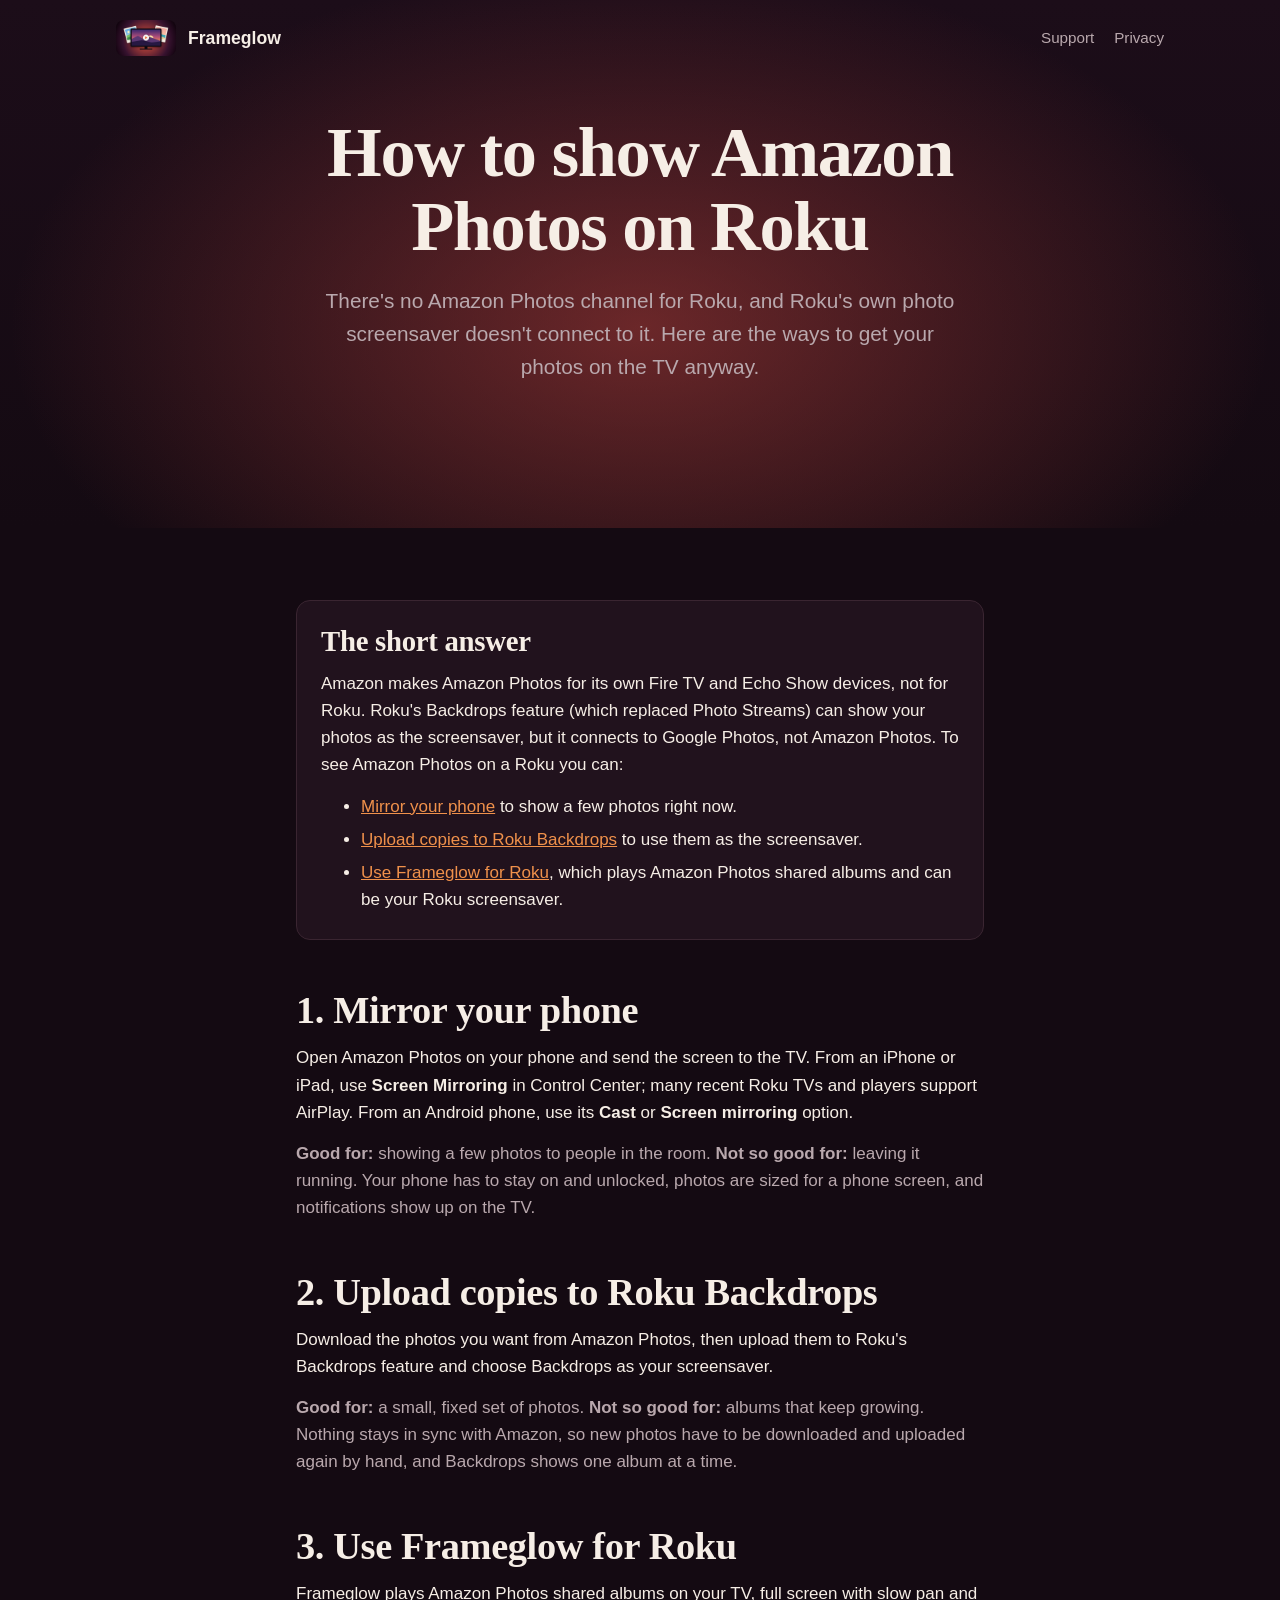
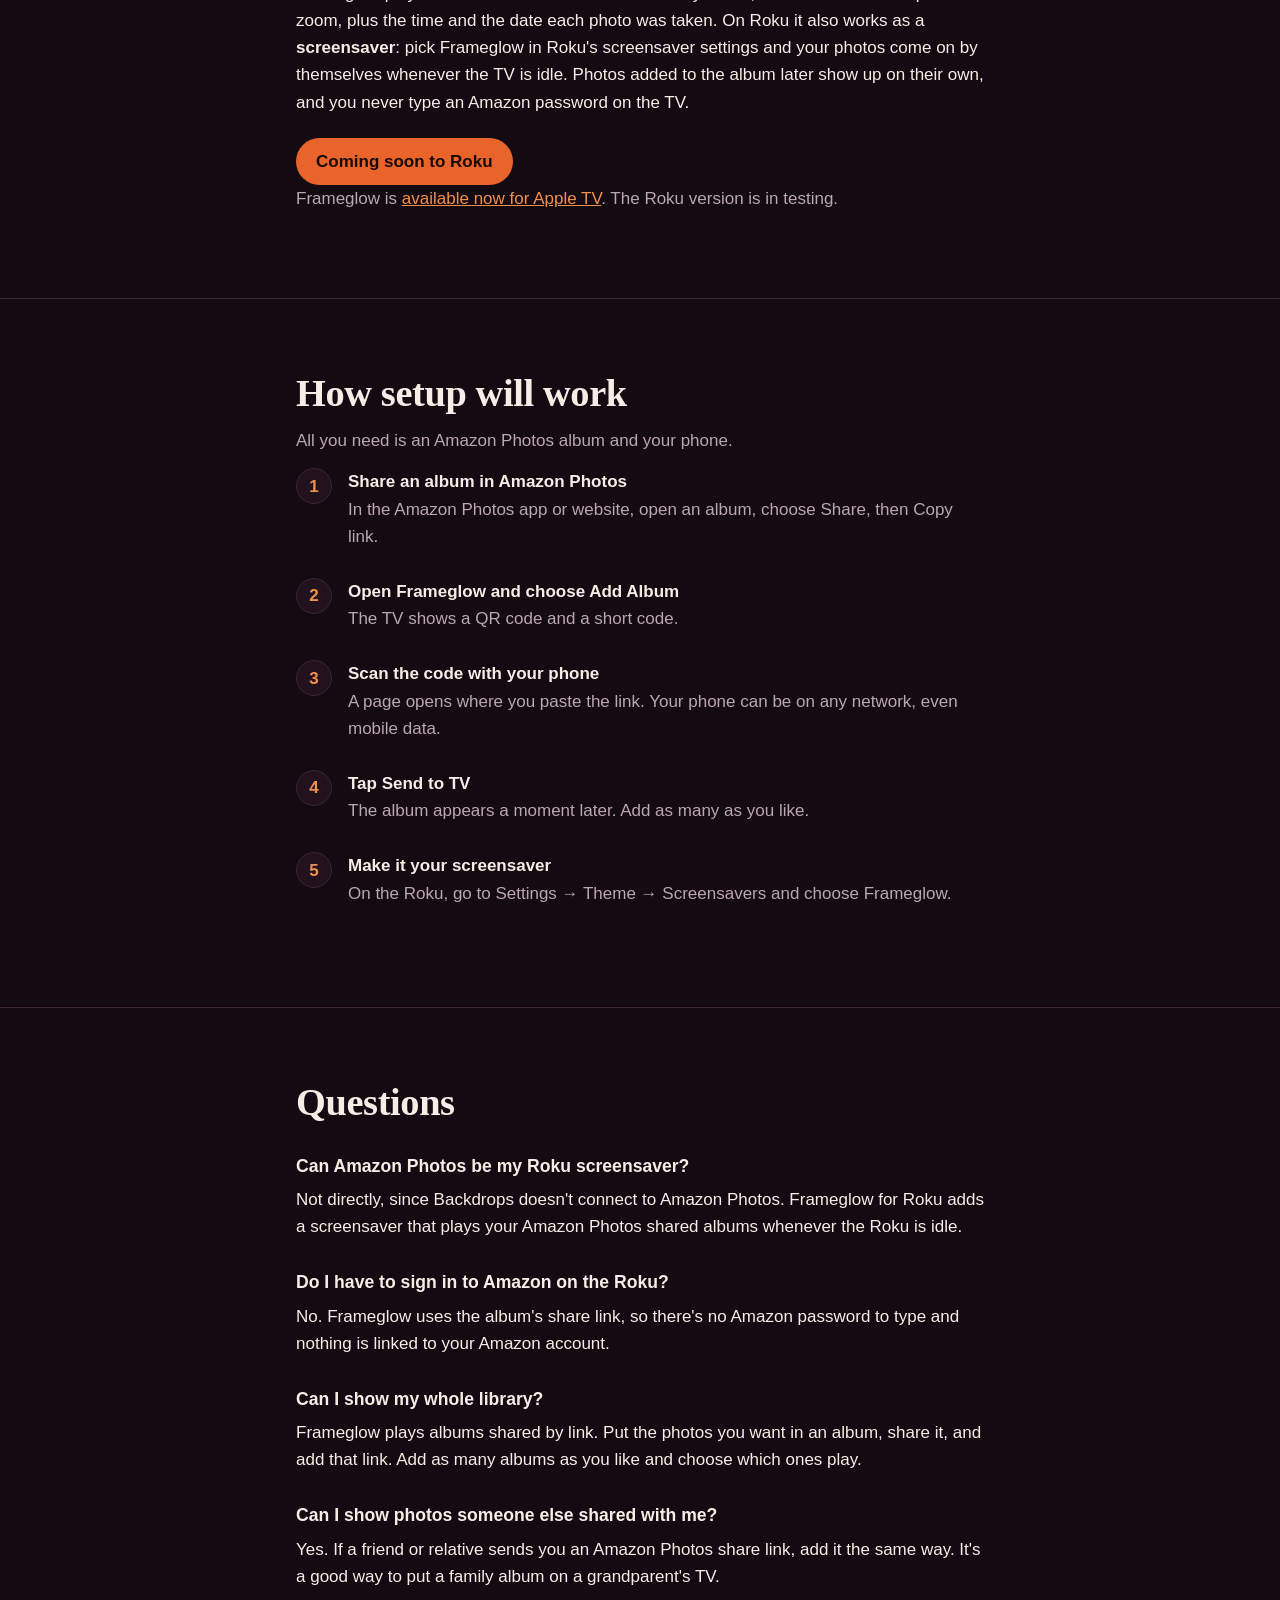
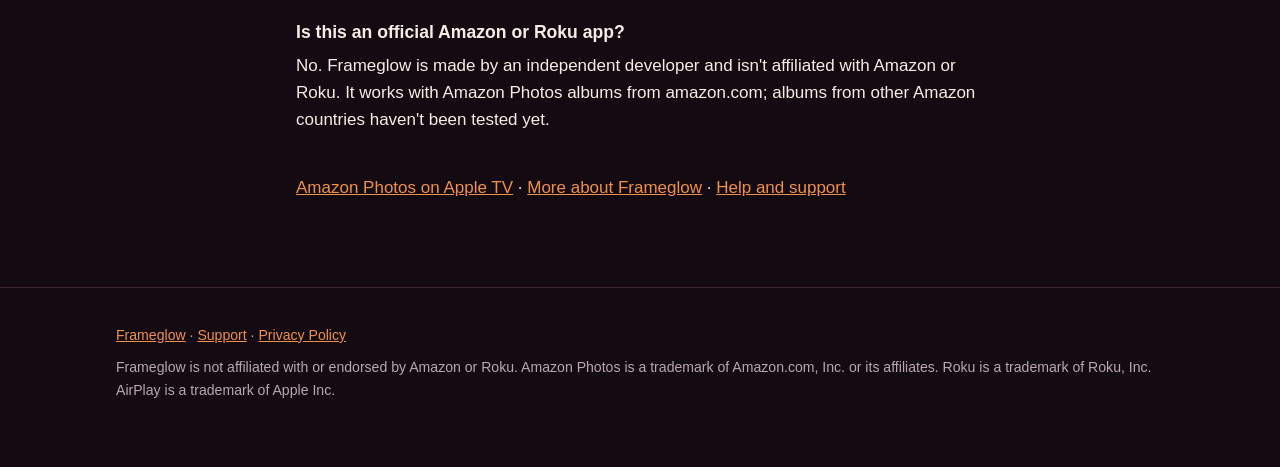
<file: frameglow/amazon-photos-roku.html>
<!doctype html>
<html lang="en">
<head>
<meta charset="utf-8">
<meta name="viewport" content="width=device-width, initial-scale=1">
<title>How to show Amazon Photos on Roku · Frameglow</title>
<meta name="description" content="There's no Amazon Photos channel for Roku, and Roku's Backdrops screensaver doesn't connect to it. Here are the ways to get your Amazon Photos on a Roku TV anyway.">
<link rel="canonical" href="https://b-smedley.github.io/frameglow/amazon-photos-roku.html">
<meta property="og:title" content="How to show Amazon Photos on Roku">
<meta property="og:description" content="There's no Amazon Photos channel for Roku. Here's how to get your photos on the TV anyway.">
<meta property="og:image" content="https://b-smedley.github.io/frameglow/img/coast.jpg">
<meta property="og:type" content="article">
<link rel="icon" href="img/icon.png">
<link rel="stylesheet" href="landing.css">
<script type="application/ld+json">
{
  "@context": "https://schema.org",
  "@type": "FAQPage",
  "mainEntity": [
    {
      "@type": "Question",
      "name": "Is there an Amazon Photos channel for Roku?",
      "acceptedAnswer": { "@type": "Answer", "text": "No. Amazon makes Amazon Photos for Fire TV and Echo Show, not for Roku, and Roku's Backdrops screensaver connects to Google Photos but not Amazon Photos. You can mirror your phone, upload copies of your photos to Backdrops, or use Frameglow for Roku, which plays Amazon Photos shared albums and can be your Roku screensaver." }
    },
    {
      "@type": "Question",
      "name": "Can Amazon Photos be my Roku screensaver?",
      "acceptedAnswer": { "@type": "Answer", "text": "Not directly. You can upload copies of your photos to Roku's Backdrops, or use Frameglow for Roku, which installs a screensaver that plays your Amazon Photos shared albums whenever the Roku is idle." }
    },
    {
      "@type": "Question",
      "name": "Do I have to sign in to Amazon on the Roku?",
      "acceptedAnswer": { "@type": "Answer", "text": "Not with Frameglow. It uses an album's share link, so there is no Amazon password to type and nothing is linked to your Amazon account." }
    }
  ]
}
</script>
</head>
<body>

<div class="hero">
  <div class="wrap">
    <header class="top">
      <a class="brand" href="./"><img src="img/icon.png" alt="" width="640" height="384">Frameglow</a>
      <nav>
        <a href="support.html">Support</a>
        <a href="privacy.html">Privacy</a>
      </nav>
    </header>

    <div class="hero-text">
      <h1>How to show Amazon Photos on&nbsp;Roku</h1>
      <p class="lede">There's no Amazon Photos channel for Roku, and Roku's own photo screensaver doesn't connect to it. Here are the ways to get your photos on the TV anyway.</p>
    </div>
  </div>
</div>

<main>
  <section>
    <div class="wrap article">
      <div class="answer">
        <h2>The short answer</h2>
        <p>Amazon makes Amazon Photos for its own Fire TV and Echo Show devices, not for Roku. Roku's Backdrops feature (which replaced Photo Streams) can show your photos as the screensaver, but it connects to Google Photos, not Amazon Photos. To see Amazon Photos on a Roku you can:</p>
        <ul>
          <li><a href="#mirror">Mirror your phone</a> to show a few photos right now.</li>
          <li><a href="#backdrops">Upload copies to Roku Backdrops</a> to use them as the screensaver.</li>
          <li><a href="#frameglow">Use Frameglow for Roku</a>, which plays Amazon Photos shared albums and can be your Roku screensaver.</li>
        </ul>
      </div>

      <h2 id="mirror">1. Mirror your phone</h2>
      <p>Open Amazon Photos on your phone and send the screen to the TV. From an iPhone or iPad, use <strong>Screen Mirroring</strong> in Control Center; many recent Roku TVs and players support AirPlay. From an Android phone, use its <strong>Cast</strong> or <strong>Screen mirroring</strong> option.</p>
      <p class="note"><strong>Good for:</strong> showing a few photos to people in the room. <strong>Not so good for:</strong> leaving it running. Your phone has to stay on and unlocked, photos are sized for a phone screen, and notifications show up on the TV.</p>

      <h2 id="backdrops">2. Upload copies to Roku Backdrops</h2>
      <p>Download the photos you want from Amazon Photos, then upload them to Roku's Backdrops feature and choose Backdrops as your screensaver.</p>
      <p class="note"><strong>Good for:</strong> a small, fixed set of photos. <strong>Not so good for:</strong> albums that keep growing. Nothing stays in sync with Amazon, so new photos have to be downloaded and uploaded again by hand, and Backdrops shows one album at a time.</p>

      <h2 id="frameglow">3. Use Frameglow for Roku</h2>
      <p>Frameglow plays Amazon Photos shared albums on your TV, full screen with slow pan and zoom, plus the time and the date each photo was taken. On Roku it also works as a <strong>screensaver</strong>: pick Frameglow in Roku's screensaver settings and your photos come on by themselves whenever the TV is idle. Photos added to the album later show up on their own, and you never type an Amazon password on the TV.</p>
      <span class="pill">Coming soon to Roku</span>
      <p class="note">Frameglow is <a href="https://apps.apple.com/app/frameglow/id6834132816">available now for Apple TV</a>. The Roku version is in testing.</p>
    </div>
  </section>

  <section>
    <div class="wrap article">
      <h2>How setup will work</h2>
      <p class="sub">All you need is an Amazon Photos album and your phone.</p>
      <ol class="steps">
        <li><strong>Share an album in Amazon Photos</strong><span>In the Amazon Photos app or website, open an album, choose Share, then Copy link.</span></li>
        <li><strong>Open Frameglow and choose Add Album</strong><span>The TV shows a QR code and a short code.</span></li>
        <li><strong>Scan the code with your phone</strong><span>A page opens where you paste the link. Your phone can be on any network, even mobile data.</span></li>
        <li><strong>Tap Send to TV</strong><span>The album appears a moment later. Add as many as you like.</span></li>
        <li><strong>Make it your screensaver</strong><span>On the Roku, go to Settings → Theme → Screensavers and choose Frameglow.</span></li>
      </ol>
    </div>
  </section>

  <section>
    <div class="wrap article">
      <h2>Questions</h2>

      <h3>Can Amazon Photos be my Roku screensaver?</h3>
      <p>Not directly, since Backdrops doesn't connect to Amazon Photos. Frameglow for Roku adds a screensaver that plays your Amazon Photos shared albums whenever the Roku is idle.</p>

      <h3>Do I have to sign in to Amazon on the Roku?</h3>
      <p>No. Frameglow uses the album's share link, so there's no Amazon password to type and nothing is linked to your Amazon account.</p>

      <h3>Can I show my whole library?</h3>
      <p>Frameglow plays albums shared by link. Put the photos you want in an album, share it, and add that link. Add as many albums as you like and choose which ones play.</p>

      <h3>Can I show photos someone else shared with me?</h3>
      <p>Yes. If a friend or relative sends you an Amazon Photos share link, add it the same way. It's a good way to put a family album on a grandparent's TV.</p>

      <h3>Is this an official Amazon or Roku app?</h3>
      <p>No. Frameglow is made by an independent developer and isn't affiliated with Amazon or Roku. It works with Amazon Photos albums from amazon.com; albums from other Amazon countries haven't been tested yet.</p>

      <p class="more"><a href="amazon-photos-apple-tv.html">Amazon Photos on Apple TV</a> · <a href="./">More about Frameglow</a> · <a href="support.html">Help and support</a></p>
    </div>
  </section>
</main>

<footer>
  <div class="wrap">
    <p><a href="./">Frameglow</a> · <a href="support.html">Support</a> · <a href="privacy.html">Privacy Policy</a></p>
    <p>Frameglow is not affiliated with or endorsed by Amazon or Roku. Amazon Photos is a trademark of Amazon.com, Inc. or its affiliates. Roku is a trademark of Roku, Inc. AirPlay is a trademark of Apple Inc.</p>
  </div>
</footer>

</body>
</html>
</file>
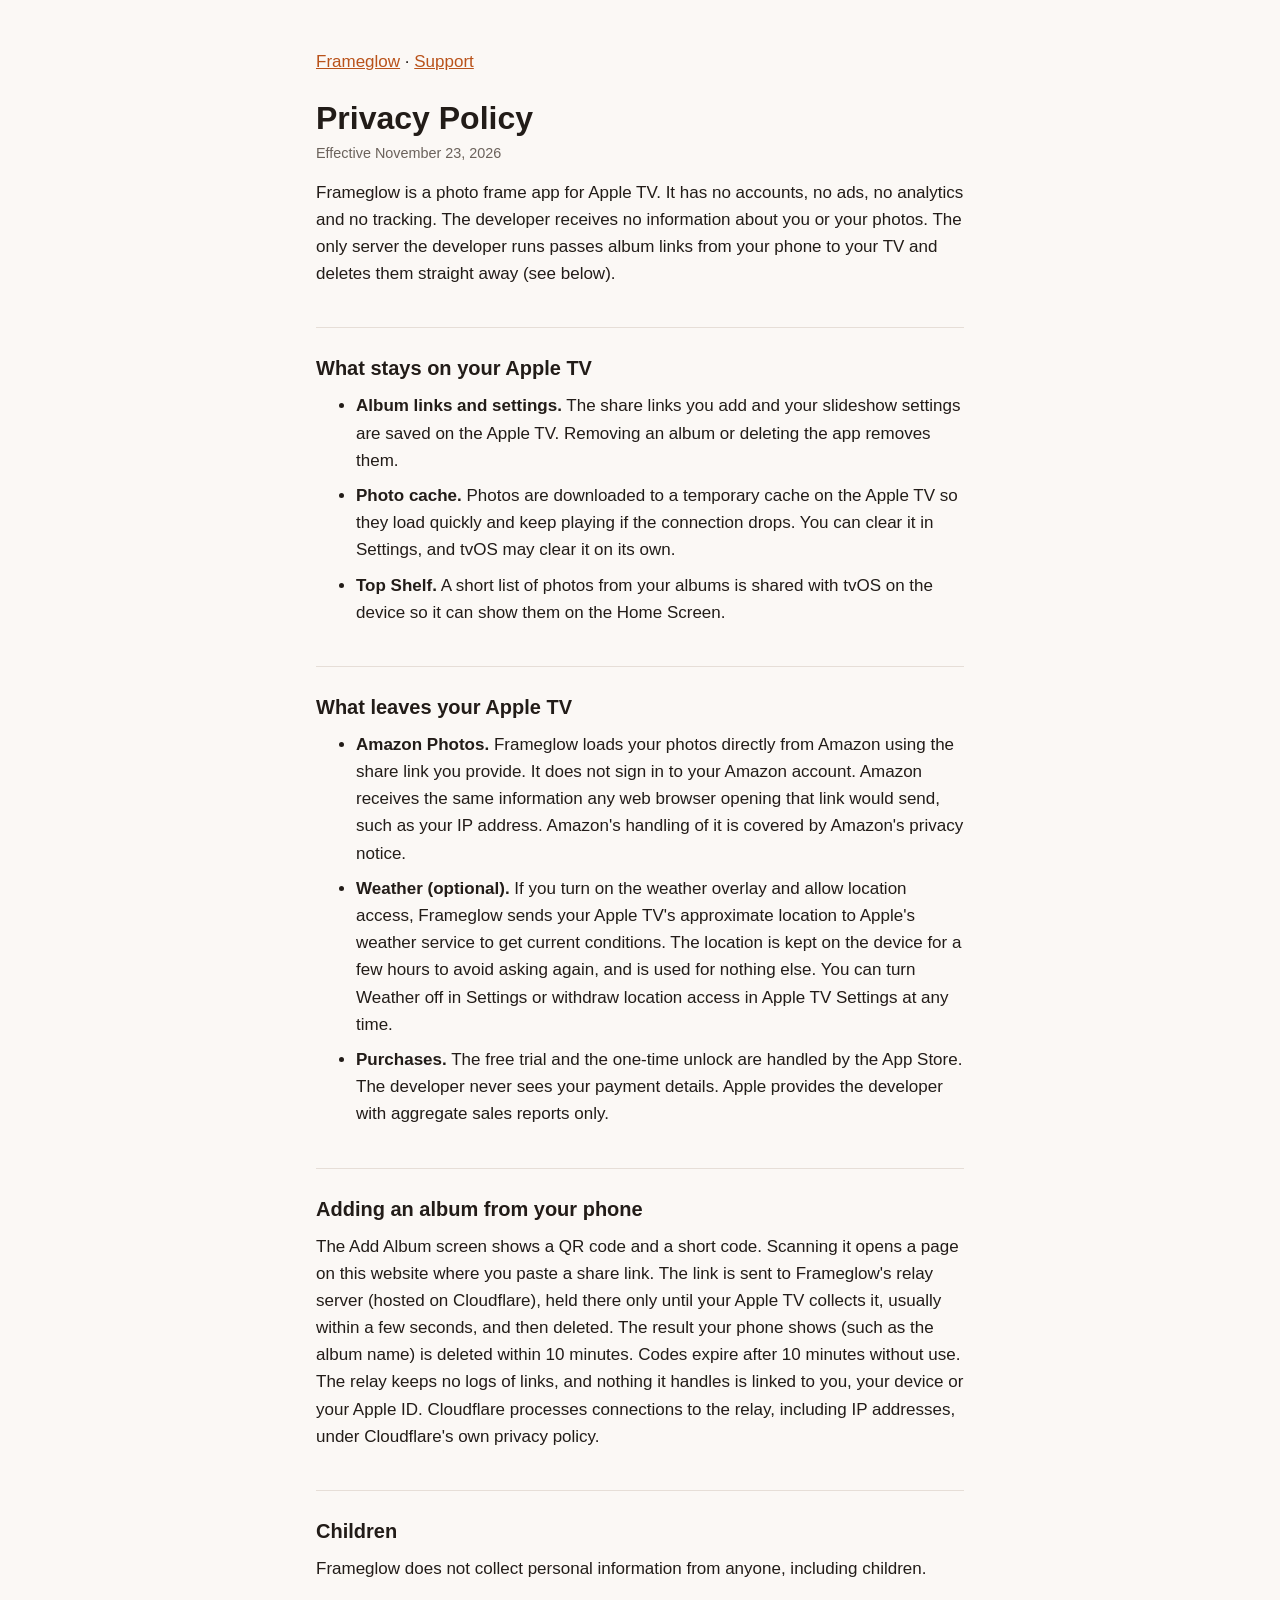
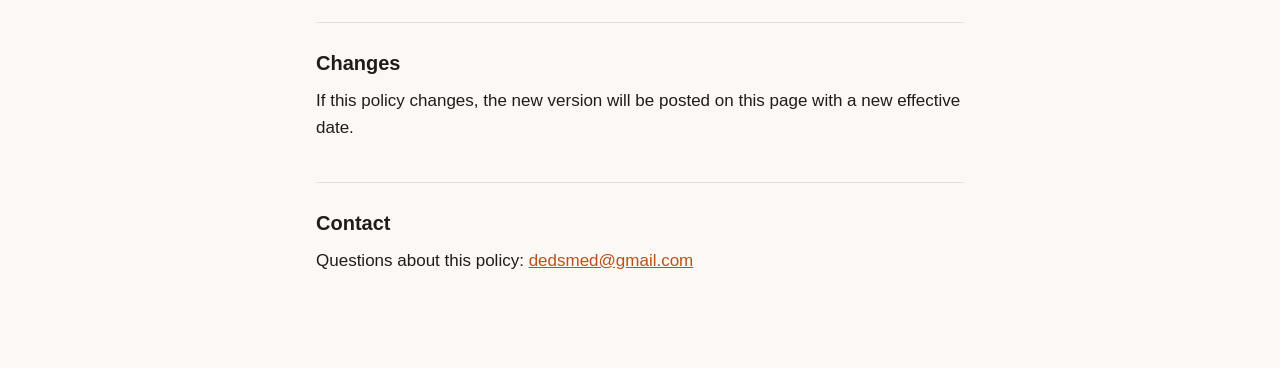
<file: frameglow/privacy.html>
<!doctype html>
<html lang="en">
<head>
<meta charset="utf-8">
<meta name="viewport" content="width=device-width, initial-scale=1">
<title>Frameglow Privacy Policy</title>
<link rel="stylesheet" href="style.css">
</head>
<body>
<main>
<p class="nav"><a href="./">Frameglow</a> · <a href="support.html">Support</a></p>
<h1>Privacy Policy</h1>
<p class="meta">Effective November 23, 2026</p>

<p>Frameglow is a photo frame app for Apple TV. It has no accounts, no ads, no analytics
and no tracking. The developer receives no information about you or your photos. The only
server the developer runs passes album links from your phone to your TV and deletes them
straight away (see below).</p>

<h2>What stays on your Apple TV</h2>
<ul>
<li><strong>Album links and settings.</strong> The share links you add and your slideshow
settings are saved on the Apple TV. Removing an album or deleting the app removes them.</li>
<li><strong>Photo cache.</strong> Photos are downloaded to a temporary cache on the Apple TV
so they load quickly and keep playing if the connection drops. You can clear it in
Settings, and tvOS may clear it on its own.</li>
<li><strong>Top Shelf.</strong> A short list of photos from your albums is shared with
tvOS on the device so it can show them on the Home Screen.</li>
</ul>

<h2>What leaves your Apple TV</h2>
<ul>
<li><strong>Amazon Photos.</strong> Frameglow loads your photos directly from Amazon using
the share link you provide. It does not sign in to your Amazon account. Amazon receives
the same information any web browser opening that link would send, such as your IP
address. Amazon's handling of it is covered by Amazon's privacy notice.</li>
<li><strong>Weather (optional).</strong> If you turn on the weather overlay and allow
location access, Frameglow sends your Apple TV's approximate location to Apple's weather
service to get current conditions. The location is kept on the device for a few hours to
avoid asking again, and is used for nothing else. You can turn Weather off in Settings or
withdraw location access in Apple TV Settings at any time.</li>
<li><strong>Purchases.</strong> The free trial and the one-time unlock are handled by the
App Store. The developer never sees your payment details. Apple provides the developer
with aggregate sales reports only.</li>
</ul>

<h2>Adding an album from your phone</h2>
<p>The Add Album screen shows a QR code and a short code. Scanning it opens a page on this
website where you paste a share link. The link is sent to Frameglow's relay server
(hosted on Cloudflare), held there only until your Apple TV collects it, usually within a
few seconds, and then deleted. The result your phone shows (such as the album name) is
deleted within 10 minutes. Codes expire after 10 minutes without use. The relay keeps no
logs of links, and nothing it handles is linked to you, your device or your Apple ID.
Cloudflare processes connections to the relay, including IP addresses, under
Cloudflare's own privacy policy.</p>

<h2>Children</h2>
<p>Frameglow does not collect personal information from anyone, including children.</p>

<h2>Changes</h2>
<p>If this policy changes, the new version will be posted on this page with a new
effective date.</p>

<h2>Contact</h2>
<p>Questions about this policy: <a href="mailto:dedsmed@gmail.com">dedsmed@gmail.com</a></p>
</main>
</body>
</html>
</file>
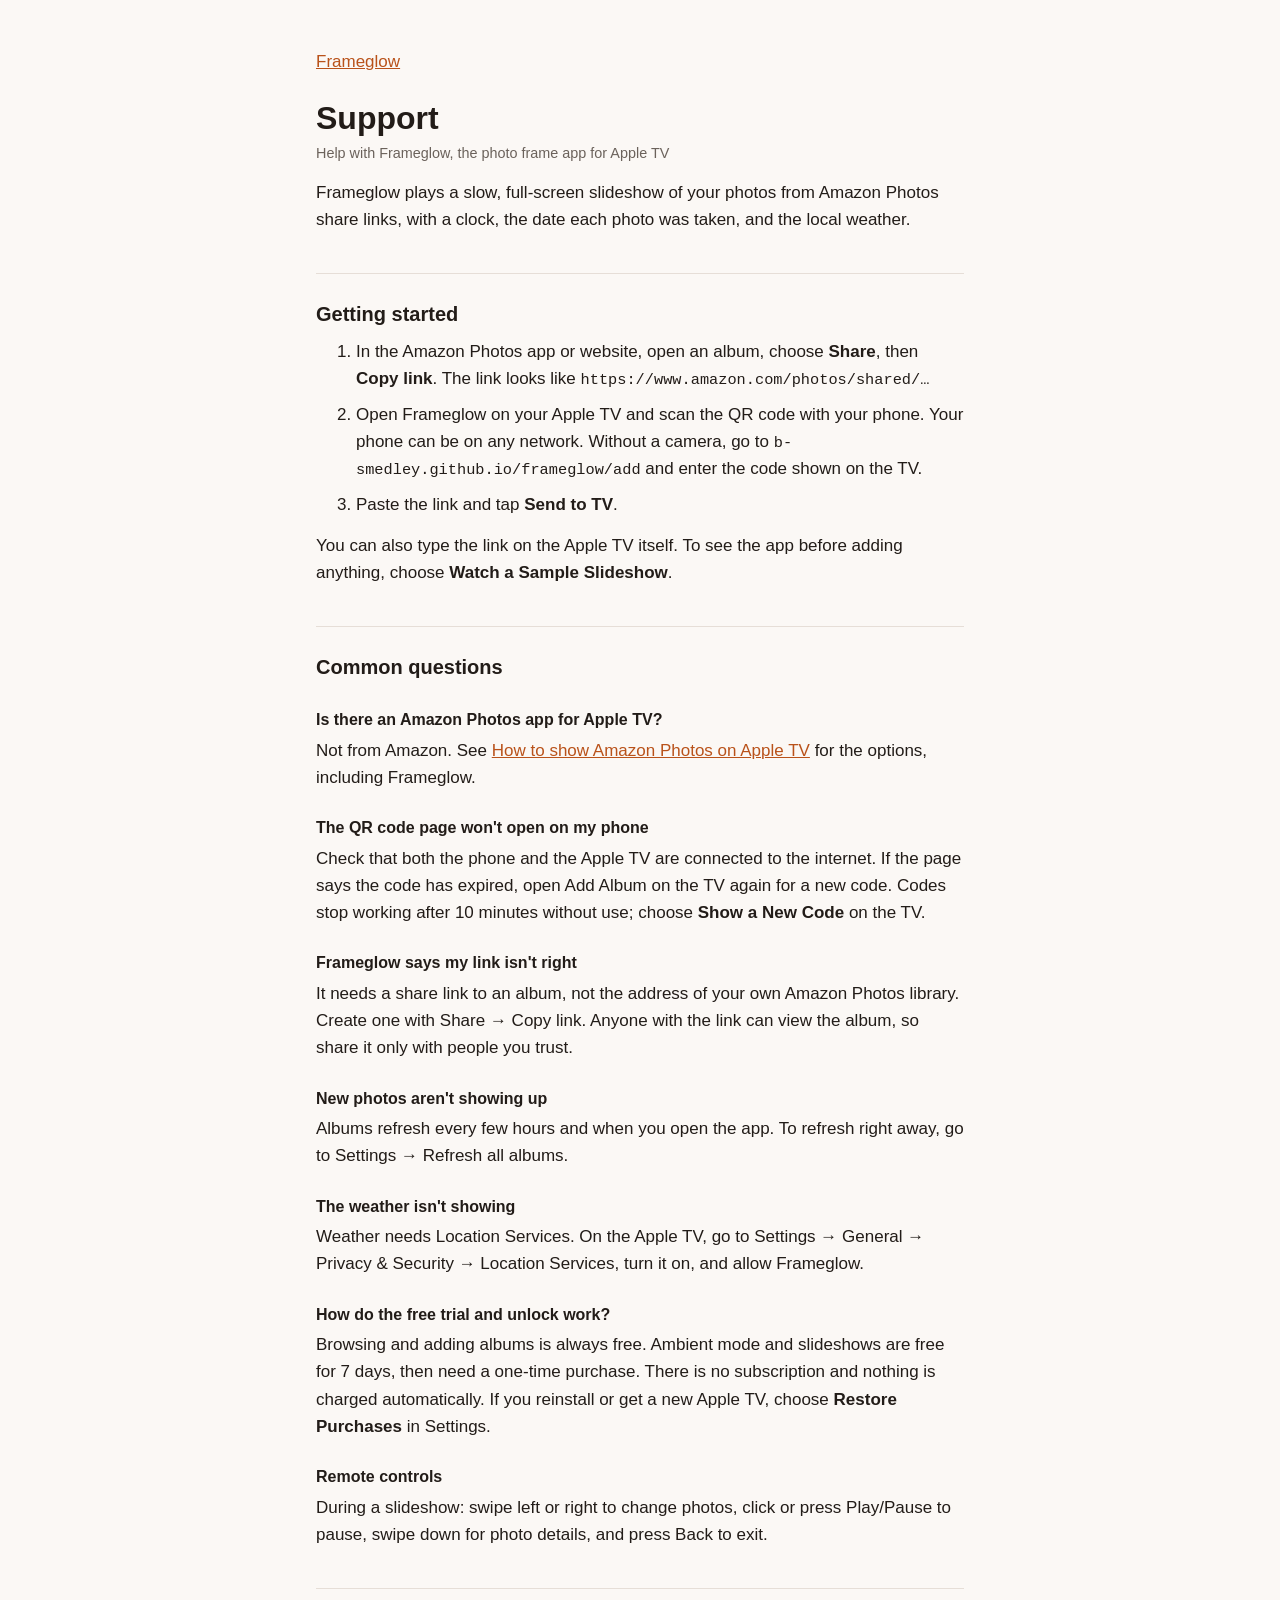
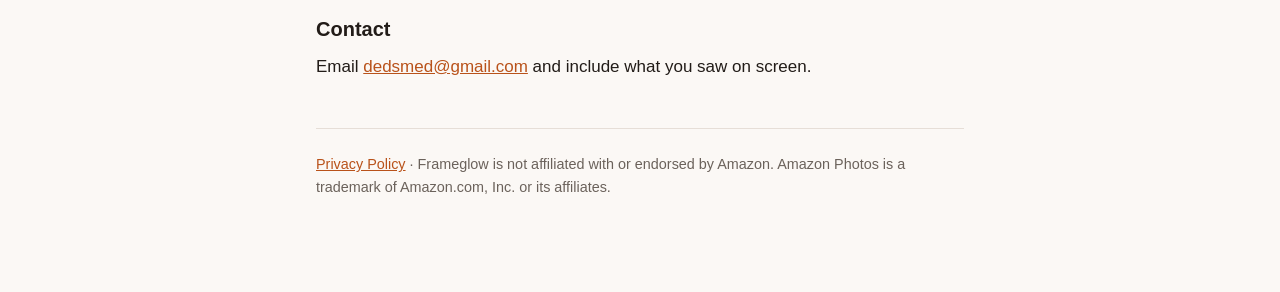
<file: frameglow/support.html>
<!doctype html>
<html lang="en">
<head>
<meta charset="utf-8">
<meta name="viewport" content="width=device-width, initial-scale=1">
<title>Frameglow Support</title>
<link rel="stylesheet" href="style.css">
</head>
<body>
<main>
<p class="nav"><a href="./">Frameglow</a></p>
<h1>Support</h1>
<p class="meta">Help with Frameglow, the photo frame app for Apple TV</p>

<p>Frameglow plays a slow, full-screen slideshow of your photos from Amazon Photos share
links, with a clock, the date each photo was taken, and the local weather.</p>

<h2>Getting started</h2>
<ol>
<li>In the Amazon Photos app or website, open an album, choose <strong>Share</strong>,
then <strong>Copy link</strong>. The link looks like
<code>https://www.amazon.com/photos/shared/…</code></li>
<li>Open Frameglow on your Apple TV and scan the QR code with your phone. Your phone can be
on any network. Without a camera, go to <code>b-smedley.github.io/frameglow/add</code> and
enter the code shown on the TV.</li>
<li>Paste the link and tap <strong>Send to TV</strong>.</li>
</ol>
<p>You can also type the link on the Apple TV itself. To see the app before adding
anything, choose <strong>Watch a Sample Slideshow</strong>.</p>

<h2>Common questions</h2>

<h3>Is there an Amazon Photos app for Apple TV?</h3>
<p>Not from Amazon. See <a href="amazon-photos-apple-tv.html">How to show Amazon Photos on
Apple TV</a> for the options, including Frameglow.</p>

<h3>The QR code page won't open on my phone</h3>
<p>Check that both the phone and the Apple TV are connected to the internet. If the page
says the code has expired, open Add Album on the TV again for a new code. Codes stop
working after 10 minutes without use; choose <strong>Show a New Code</strong> on the TV.</p>

<h3>Frameglow says my link isn't right</h3>
<p>It needs a share link to an album, not the address of your own Amazon Photos library.
Create one with Share → Copy link. Anyone with the link can view the album, so share it
only with people you trust.</p>

<h3>New photos aren't showing up</h3>
<p>Albums refresh every few hours and when you open the app. To refresh right away, go to
Settings → Refresh all albums.</p>

<h3>The weather isn't showing</h3>
<p>Weather needs Location Services. On the Apple TV, go to Settings → General → Privacy
&amp; Security → Location Services, turn it on, and allow Frameglow.</p>

<h3>How do the free trial and unlock work?</h3>
<p>Browsing and adding albums is always free. Ambient mode and slideshows are free for 7
days, then need a one-time purchase. There is no subscription and nothing is charged
automatically. If you reinstall or get a new Apple TV, choose <strong>Restore
Purchases</strong> in Settings.</p>

<h3>Remote controls</h3>
<p>During a slideshow: swipe left or right to change photos, click or press Play/Pause to
pause, swipe down for photo details, and press Back to exit.</p>

<h2>Contact</h2>
<p>Email <a href="mailto:dedsmed@gmail.com">dedsmed@gmail.com</a> and include what you saw on
screen.</p>

<p class="meta"><a href="privacy.html">Privacy Policy</a> · Frameglow is not affiliated
with or endorsed by Amazon. Amazon Photos is a trademark of Amazon.com, Inc. or its
affiliates.</p>
</main>
</body>
</html>
</file>
<file: frameglow/landing.css>
:root {
  color-scheme: dark;
  --bg: #140a12;
  --bg-raised: #21121d;
  --text: #f6eee6;
  --muted: #b9a8ad;
  --accent: #f0914b;
  --accent-strong: #e8642b;
  --rule: #3a2531;
  --serif: ui-serif, "New York", "Iowan Old Style", Georgia, serif;
  --sans: -apple-system, BlinkMacSystemFont, "Segoe UI", Roboto, sans-serif;
}
* { box-sizing: border-box; }
html { scroll-behavior: smooth; }
body {
  margin: 0;
  background: var(--bg);
  color: var(--text);
  font: 17px/1.6 var(--sans);
  -webkit-font-smoothing: antialiased;
}
img { display: block; max-width: 100%; height: auto; }
a { color: var(--accent); }
.wrap { max-width: 1080px; margin: 0 auto; padding: 0 16px; }

/* Header */
.top { display: flex; align-items: center; justify-content: space-between; padding: 20px 0; }
.brand { display: flex; align-items: center; gap: 12px; color: var(--text); text-decoration: none; font-weight: 650; font-size: 1.1rem; }
.brand img { width: 60px; height: 36px; border-radius: 8px; object-fit: cover; }
.top nav { display: flex; gap: 20px; font-size: 0.95rem; }
.top nav a { color: var(--muted); text-decoration: none; }
.top nav a:hover { color: var(--text); }

/* Hero */
.hero {
  background:
    radial-gradient(900px 520px at 50% 62%, rgba(176, 62, 58, 0.55), transparent 70%),
    linear-gradient(#1c0d19, var(--bg));
  padding-bottom: 72px;
}
.hero-text { text-align: center; padding: 40px 0 44px; }
h1 {
  font: 600 clamp(2.4rem, 7vw, 4.4rem)/1.05 var(--serif);
  letter-spacing: -0.02em;
  margin: 0 0 20px;
  text-wrap: balance;
}
.lede { font-size: clamp(1.05rem, 2.4vw, 1.3rem); color: var(--muted); max-width: 640px; margin: 0 auto 28px; text-wrap: pretty; }
.pill {
  display: inline-block;
  padding: 10px 20px;
  border-radius: 999px;
  background: var(--accent-strong);
  color: #1b0a05;
  font-weight: 650;
}
a.pill { text-decoration: none; }
a.pill:hover { background: var(--accent); }
.only { margin: 16px 0 0; font-size: 0.9rem; color: var(--muted); }

/* TV frame */
.tv { max-width: 920px; margin: 0 auto; }
.tv .screen {
  border: 10px solid #0b0709;
  border-radius: 14px;
  background: #0b0709;
  box-shadow: 0 40px 90px rgba(0, 0, 0, 0.6), 0 0 0 1px rgba(255, 255, 255, 0.06);
  overflow: hidden;
}
.tv .screen img { width: 100%; aspect-ratio: 16 / 9; object-fit: cover; }
.tv .stand { width: 22%; height: 10px; margin: 0 auto; background: #0b0709; border-radius: 0 0 8px 8px; }
.tv .foot { width: 34%; height: 6px; margin: 0 auto; background: #0b0709; border-radius: 6px; }

/* Sections */
section { padding: 72px 0; }
section + section { border-top: 1px solid var(--rule); }
h2 { font: 600 clamp(1.7rem, 4vw, 2.4rem)/1.15 var(--serif); letter-spacing: -0.01em; margin: 0 0 12px; text-wrap: balance; }
.sub { color: var(--muted); max-width: 620px; margin: 0 0 36px; }

.split { display: grid; grid-template-columns: 1fr 1fr; gap: 48px; align-items: center; }
.split img { border-radius: 12px; border: 1px solid var(--rule); }
ol.steps { list-style: none; counter-reset: step; margin: 0; padding: 0; }
ol.steps li { counter-increment: step; position: relative; padding: 0 0 22px 52px; }
ol.steps li::before {
  content: counter(step);
  position: absolute; left: 0; top: 0;
  width: 34px; height: 34px; border-radius: 50%;
  display: grid; place-items: center;
  background: var(--bg-raised); border: 1px solid var(--rule);
  color: var(--accent); font-weight: 700;
}
ol.steps strong { display: block; }
ol.steps span { color: var(--muted); }

.grid { display: grid; grid-template-columns: repeat(3, 1fr); gap: 16px; }
.card { background: var(--bg-raised); border: 1px solid var(--rule); border-radius: 14px; padding: 22px; }
.card h3 { margin: 0 0 6px; font-size: 1.05rem; }
.card p { margin: 0; color: var(--muted); font-size: 0.95rem; }

.pair { display: grid; grid-template-columns: 1fr 1fr; gap: 16px; }
.pair img { border-radius: 12px; aspect-ratio: 16 / 9; object-fit: cover; width: 100%; }

.price { text-align: center; }
.price .sub { margin: 0 auto 28px; }
.price ul { list-style: none; padding: 0; margin: 0 auto; max-width: 560px; text-align: left; }
.price li { padding: 14px 0; border-top: 1px solid var(--rule); display: flex; gap: 16px; justify-content: space-between; }
.price li span:last-child { color: var(--muted); text-align: right; }

footer { border-top: 1px solid var(--rule); padding: 36px 0 56px; color: var(--muted); font-size: 0.88rem; }
footer p { margin: 0 0 10px; }

@media (max-width: 800px) {
  .split { grid-template-columns: 1fr; gap: 28px; }
  .grid { grid-template-columns: 1fr; }
  .pair { grid-template-columns: 1fr; }
  section { padding: 52px 0; }
  .hero { padding-bottom: 48px; }
  .hero-text { padding: 24px 0 32px; }
  .tv .screen { border-width: 6px; border-radius: 10px; }
  .price li { flex-direction: column; gap: 2px; }
  .price li span:last-child { text-align: left; }
}

/* Article pages (amazon-photos-apple-tv.html) */
.article { max-width: 720px; }
.article h2 { margin-top: 48px; }
.article h2:first-child, .article .answer h2 { margin-top: 0; }
.article h3 { margin: 28px 0 6px; font-size: 1.1rem; }
.article p, .article ul { margin: 0 0 14px; }
.article li { margin-bottom: 6px; }
.article .note { color: var(--muted); }
.article .pill { margin-top: 8px; }
.answer { background: var(--bg-raised); border: 1px solid var(--rule); border-radius: 14px; padding: 24px 24px 12px; }
.answer h2 { font-size: clamp(1.4rem, 3vw, 1.8rem); }
.more { margin-top: 40px !important; }
</file>
<file: frameglow/style.css>
:root {
  --bg: #fbf8f5;
  --text: #221c18;
  --muted: #6b625b;
  --accent: #b9521a;
  --rule: #e6ded7;
}
@media (prefers-color-scheme: dark) {
  :root {
    --bg: #171311;
    --text: #f1ebe6;
    --muted: #a69c94;
    --accent: #f0914b;
    --rule: #342c27;
  }
}
* { box-sizing: border-box; }
body {
  margin: 0;
  background: var(--bg);
  color: var(--text);
  font: 17px/1.6 -apple-system, BlinkMacSystemFont, "Segoe UI", Roboto, sans-serif;
}
main { max-width: 680px; margin: 0 auto; padding: 48px 16px 80px; }
h1 { font-size: 2rem; line-height: 1.2; margin: 0 0 4px; }
h2 { font-size: 1.25rem; margin: 40px 0 8px; padding-top: 24px; border-top: 1px solid var(--rule); }
h3 { font-size: 1rem; margin: 24px 0 4px; }
p, ul, ol { margin: 0 0 14px; }
li { margin-bottom: 8px; }
a { color: var(--accent); }
code { font-size: 0.9em; overflow-wrap: anywhere; }
.meta { color: var(--muted); font-size: 0.9rem; }
.nav { margin-bottom: 24px; }
p.meta:last-child { margin-top: 48px; padding-top: 24px; border-top: 1px solid var(--rule); }
</file>
